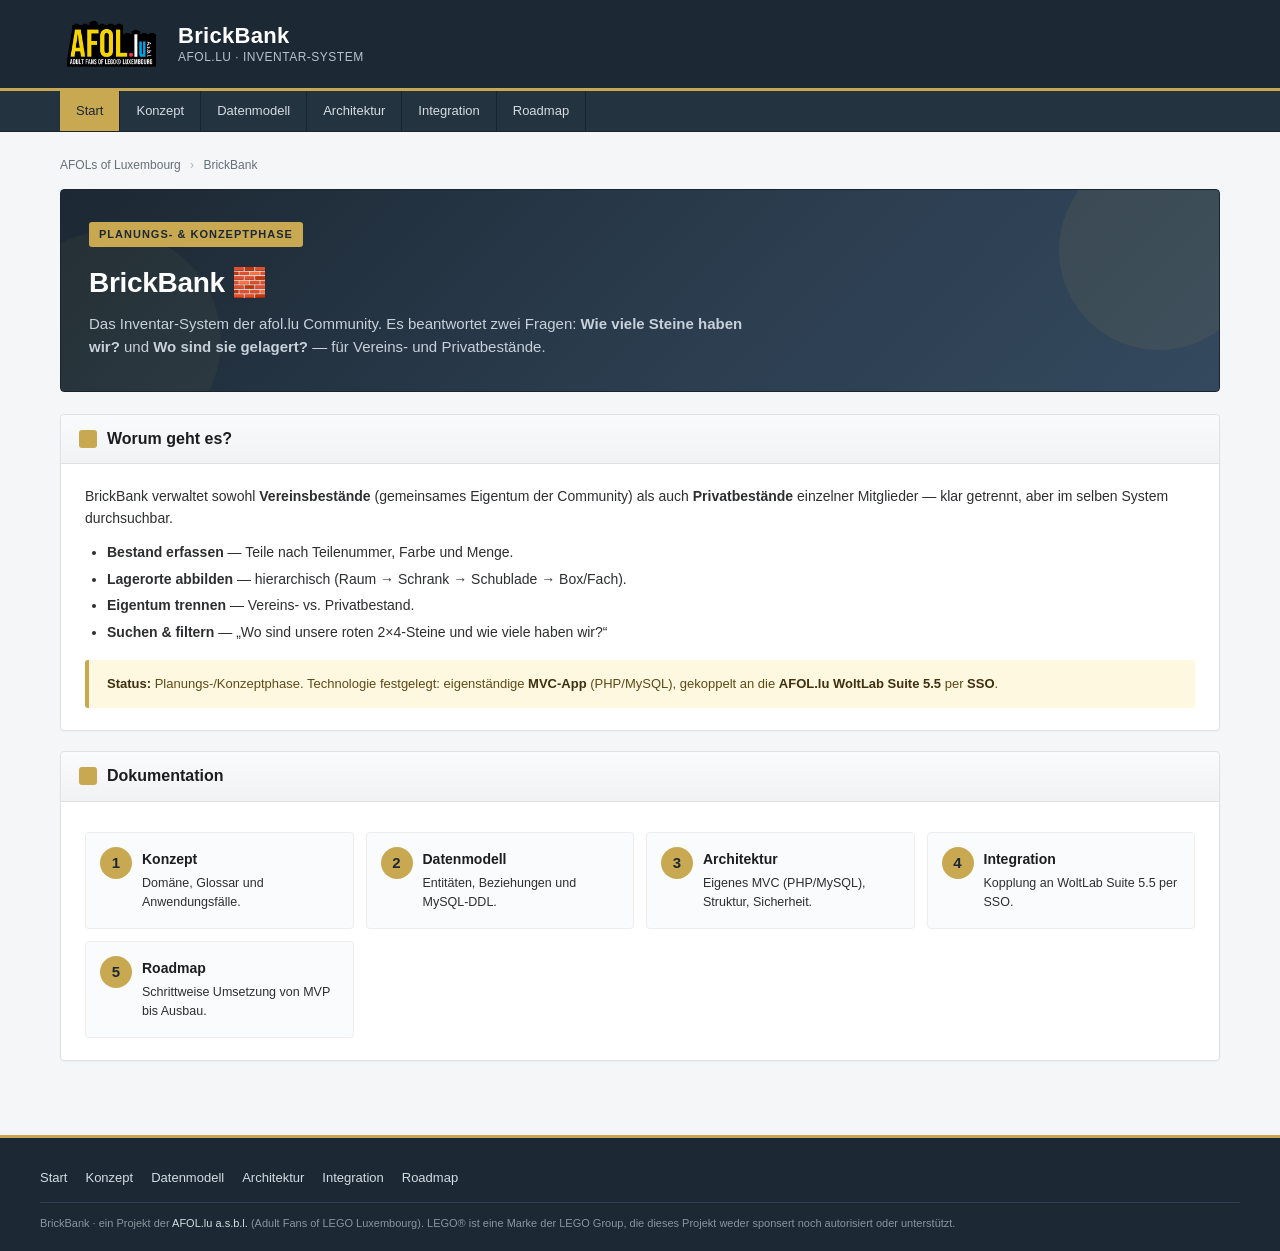
<file: docs/html/index.html>
<!DOCTYPE html>
<html lang="de">
<head>
  <meta charset="utf-8">
  <meta name="viewport" content="width=device-width, initial-scale=1">
  <title>BrickBank — Dokumentation | afol.lu</title>
  <link rel="stylesheet" href="assets/style.css">
</head>
<body>

  <header class="pageHeader">
    <div class="pageHeaderInner">
      <a class="pageHeaderLogo" href="index.html">
        <img class="logoImg" src="assets/afol-logo.png" alt="AFOL.lu">
        <span class="pageHeaderTitle">
          <span class="siteTitle">BrickBank</span>
          <span class="siteSubtitle">afol.lu · Inventar-System</span>
        </span>
      </a>
    </div>
  </header>

  <nav class="mainMenu">
    <div class="mainMenuInner">
      <ul class="mainMenuList">
        <li class="active"><a href="index.html">Start</a></li>
        <li><a href="konzept.html">Konzept</a></li>
        <li><a href="datenmodell.html">Datenmodell</a></li>
        <li><a href="architektur.html">Architektur</a></li>
        <li><a href="integration.html">Integration</a></li>
        <li><a href="roadmap.html">Roadmap</a></li>
      </ul>
    </div>
  </nav>

  <div class="pageWrapper">
    <main>
      <div class="breadcrumbs">
        <a href="https://afol55.afol.lu/">AFOLs of Luxembourg</a>
        <span class="sep">›</span>
        <span>BrickBank</span>
      </div>

      <section class="hero">
        <span class="heroBadge">Planungs- &amp; Konzeptphase</span>
        <h1>BrickBank 🧱</h1>
        <p class="heroSubtitle">Das Inventar-System der afol.lu Community. Es beantwortet zwei Fragen:
           <strong>Wie viele Steine haben wir?</strong> und <strong>Wo sind sie gelagert?</strong> —
           für Vereins- und Privatbestände.</p>
      </section>

      <article class="contentBox">
        <div class="contentBoxHeader"><span class="icon"></span>Worum geht es?</div>
        <div class="contentBoxBody">
          <p>BrickBank verwaltet sowohl <strong>Vereinsbestände</strong> (gemeinsames Eigentum der
             Community) als auch <strong>Privatbestände</strong> einzelner Mitglieder — klar getrennt,
             aber im selben System durchsuchbar.</p>
          <ul>
            <li><strong>Bestand erfassen</strong> — Teile nach Teilenummer, Farbe und Menge.</li>
            <li><strong>Lagerorte abbilden</strong> — hierarchisch (Raum → Schrank → Schublade → Box/Fach).</li>
            <li><strong>Eigentum trennen</strong> — Vereins- vs. Privatbestand.</li>
            <li><strong>Suchen &amp; filtern</strong> — „Wo sind unsere roten 2×4-Steine und wie viele haben wir?“</li>
          </ul>
          <div class="eligibilityNote">
            <strong>Status:</strong> Planungs-/Konzeptphase. Technologie festgelegt:
            eigenständige <strong>MVC-App</strong> (PHP/MySQL), gekoppelt an die
            <strong>AFOL.lu WoltLab Suite 5.5</strong> per <strong>SSO</strong>.
          </div>
        </div>
      </article>

      <article class="contentBox">
        <div class="contentBoxHeader"><span class="icon"></span>Dokumentation</div>
        <div class="contentBoxBody">
          <div class="steps">
            <a class="stepCard" href="konzept.html">
              <div class="stepNum">1</div>
              <div class="stepTitle">Konzept</div>
              <div class="stepText">Domäne, Glossar und Anwendungsfälle.</div>
            </a>
            <a class="stepCard" href="datenmodell.html">
              <div class="stepNum">2</div>
              <div class="stepTitle">Datenmodell</div>
              <div class="stepText">Entitäten, Beziehungen und MySQL-DDL.</div>
            </a>
            <a class="stepCard" href="architektur.html">
              <div class="stepNum">3</div>
              <div class="stepTitle">Architektur</div>
              <div class="stepText">Eigenes MVC (PHP/MySQL), Struktur, Sicherheit.</div>
            </a>
            <a class="stepCard" href="integration.html">
              <div class="stepNum">4</div>
              <div class="stepTitle">Integration</div>
              <div class="stepText">Kopplung an WoltLab Suite 5.5 per SSO.</div>
            </a>
            <a class="stepCard" href="roadmap.html">
              <div class="stepNum">5</div>
              <div class="stepTitle">Roadmap</div>
              <div class="stepText">Schrittweise Umsetzung von MVP bis Ausbau.</div>
            </a>
          </div>
        </div>
      </article>
    </main>
  </div>

  <footer class="pageFooter">
    <div class="pageFooterInner">
      <ol>
        <li><a href="index.html">Start</a></li>
        <li><a href="konzept.html">Konzept</a></li>
        <li><a href="datenmodell.html">Datenmodell</a></li>
        <li><a href="architektur.html">Architektur</a></li>
        <li><a href="integration.html">Integration</a></li>
        <li><a href="roadmap.html">Roadmap</a></li>
      </ol>
      <div class="footerNote">
        BrickBank · ein Projekt der <a href="https://afol55.afol.lu/">AFOL.lu a.s.b.l.</a>
        (Adult Fans of LEGO Luxembourg). LEGO® ist eine Marke der LEGO Group, die dieses Projekt
        weder sponsert noch autorisiert oder unterstützt.
      </div>
    </div>
  </footer>

</body>
</html>
</file>
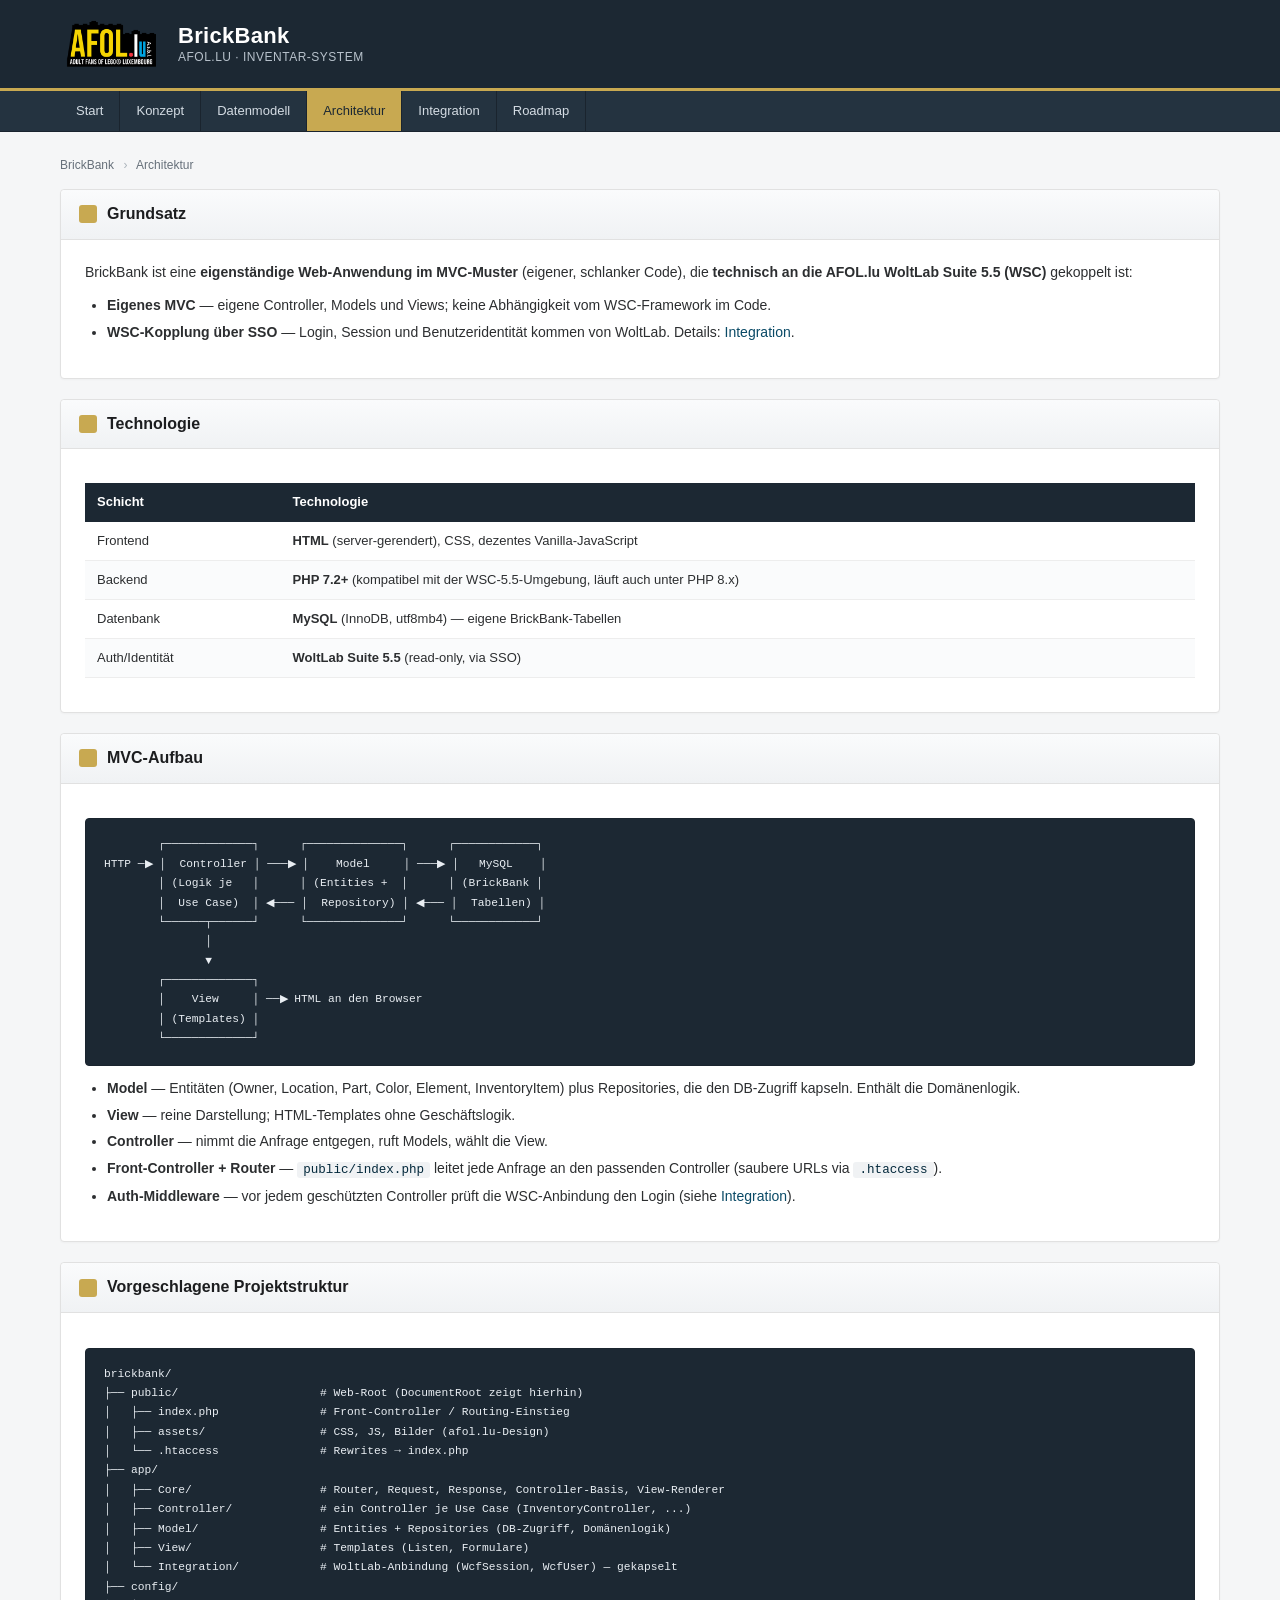
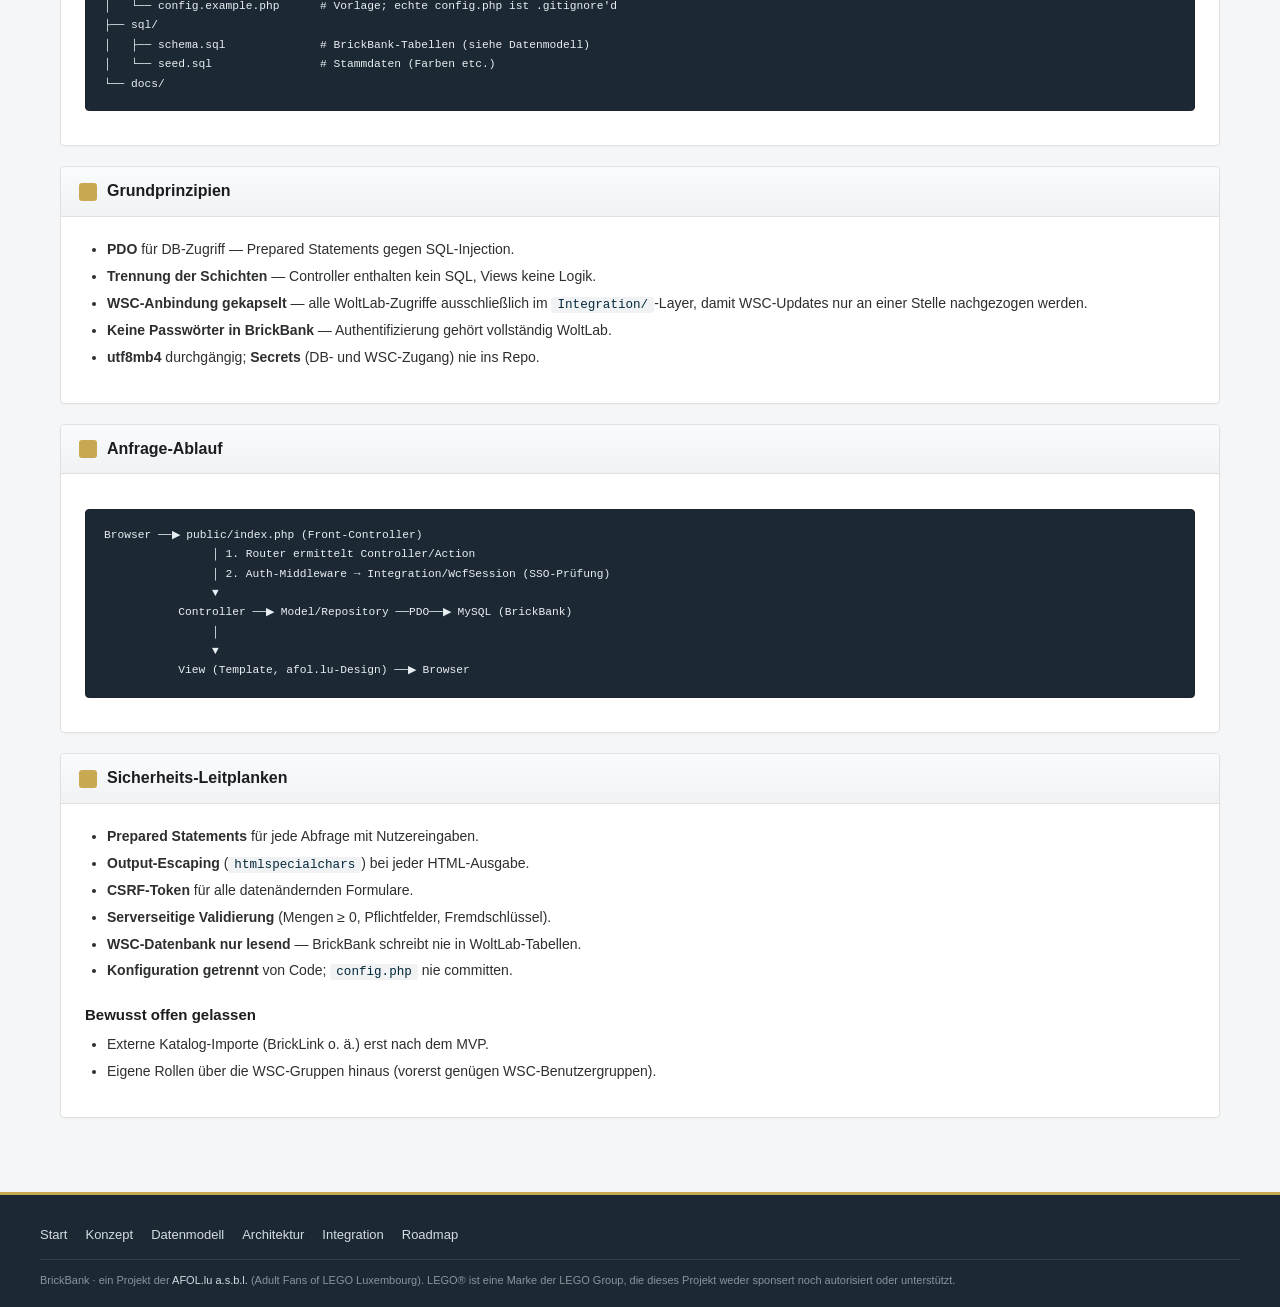
<file: docs/html/architektur.html>
<!DOCTYPE html>
<html lang="de">
<head>
  <meta charset="utf-8">
  <meta name="viewport" content="width=device-width, initial-scale=1">
  <title>Architektur — BrickBank | afol.lu</title>
  <link rel="stylesheet" href="assets/style.css">
</head>
<body>

  <header class="pageHeader">
    <div class="pageHeaderInner">
      <a class="pageHeaderLogo" href="index.html">
        <img class="logoImg" src="assets/afol-logo.png" alt="AFOL.lu">
        <span class="pageHeaderTitle">
          <span class="siteTitle">BrickBank</span>
          <span class="siteSubtitle">afol.lu · Inventar-System</span>
        </span>
      </a>
    </div>
  </header>

  <nav class="mainMenu">
    <div class="mainMenuInner">
      <ul class="mainMenuList">
        <li><a href="index.html">Start</a></li>
        <li><a href="konzept.html">Konzept</a></li>
        <li><a href="datenmodell.html">Datenmodell</a></li>
        <li class="active"><a href="architektur.html">Architektur</a></li>
        <li><a href="integration.html">Integration</a></li>
        <li><a href="roadmap.html">Roadmap</a></li>
      </ul>
    </div>
  </nav>

  <div class="pageWrapper">
    <main>
      <div class="breadcrumbs">
        <a href="index.html">BrickBank</a>
        <span class="sep">›</span>
        <span>Architektur</span>
      </div>

      <article class="contentBox">
        <div class="contentBoxHeader"><span class="icon"></span>Grundsatz</div>
        <div class="contentBoxBody">
          <p>BrickBank ist eine <strong>eigenständige Web-Anwendung im MVC-Muster</strong>
             (eigener, schlanker Code), die <strong>technisch an die AFOL.lu WoltLab Suite 5.5
             (WSC)</strong> gekoppelt ist:</p>
          <ul>
            <li><strong>Eigenes MVC</strong> — eigene Controller, Models und Views; keine Abhängigkeit vom WSC-Framework im Code.</li>
            <li><strong>WSC-Kopplung über SSO</strong> — Login, Session und Benutzeridentität kommen von WoltLab. Details: <a href="integration.html">Integration</a>.</li>
          </ul>
        </div>
      </article>

      <article class="contentBox">
        <div class="contentBoxHeader"><span class="icon"></span>Technologie</div>
        <div class="contentBoxBody">
          <table>
            <thead><tr><th>Schicht</th><th>Technologie</th></tr></thead>
            <tbody>
              <tr><td>Frontend</td><td><strong>HTML</strong> (server-gerendert), CSS, dezentes Vanilla-JavaScript</td></tr>
              <tr><td>Backend</td><td><strong>PHP 7.2+</strong> (kompatibel mit der WSC-5.5-Umgebung, läuft auch unter PHP 8.x)</td></tr>
              <tr><td>Datenbank</td><td><strong>MySQL</strong> (InnoDB, utf8mb4) — eigene BrickBank-Tabellen</td></tr>
              <tr><td>Auth/Identität</td><td><strong>WoltLab Suite 5.5</strong> (read-only, via SSO)</td></tr>
            </tbody>
          </table>
        </div>
      </article>

      <article class="contentBox">
        <div class="contentBoxHeader"><span class="icon"></span>MVC-Aufbau</div>
        <div class="contentBoxBody">
          <pre><code>        ┌─────────────┐      ┌──────────────┐      ┌────────────┐
HTTP ─▶ │  Controller │ ───▶ │    Model     │ ───▶ │   MySQL    │
        │ (Logik je   │      │ (Entities +  │      │ (BrickBank │
        │  Use Case)  │ ◀─── │  Repository) │ ◀─── │  Tabellen) │
        └──────┬──────┘      └──────────────┘      └────────────┘
               │
               ▼
        ┌─────────────┐
        │    View     │ ──▶ HTML an den Browser
        │ (Templates) │
        └─────────────┘</code></pre>
          <ul>
            <li><strong>Model</strong> — Entitäten (Owner, Location, Part, Color, Element, InventoryItem) plus Repositories, die den DB-Zugriff kapseln. Enthält die Domänenlogik.</li>
            <li><strong>View</strong> — reine Darstellung; HTML-Templates ohne Geschäftslogik.</li>
            <li><strong>Controller</strong> — nimmt die Anfrage entgegen, ruft Models, wählt die View.</li>
            <li><strong>Front-Controller + Router</strong> — <code>public/index.php</code> leitet jede Anfrage an den passenden Controller (saubere URLs via <code>.htaccess</code>).</li>
            <li><strong>Auth-Middleware</strong> — vor jedem geschützten Controller prüft die WSC-Anbindung den Login (siehe <a href="integration.html">Integration</a>).</li>
          </ul>
        </div>
      </article>

      <article class="contentBox">
        <div class="contentBoxHeader"><span class="icon"></span>Vorgeschlagene Projektstruktur</div>
        <div class="contentBoxBody">
          <pre><code>brickbank/
├── public/                     # Web-Root (DocumentRoot zeigt hierhin)
│   ├── index.php               # Front-Controller / Routing-Einstieg
│   ├── assets/                 # CSS, JS, Bilder (afol.lu-Design)
│   └── .htaccess               # Rewrites → index.php
├── app/
│   ├── Core/                   # Router, Request, Response, Controller-Basis, View-Renderer
│   ├── Controller/             # ein Controller je Use Case (InventoryController, ...)
│   ├── Model/                  # Entities + Repositories (DB-Zugriff, Domänenlogik)
│   ├── View/                   # Templates (Listen, Formulare)
│   └── Integration/            # WoltLab-Anbindung (WcfSession, WcfUser) — gekapselt
├── config/
│   └── config.example.php      # Vorlage; echte config.php ist .gitignore'd
├── sql/
│   ├── schema.sql              # BrickBank-Tabellen (siehe Datenmodell)
│   └── seed.sql                # Stammdaten (Farben etc.)
└── docs/</code></pre>
        </div>
      </article>

      <article class="contentBox">
        <div class="contentBoxHeader"><span class="icon"></span>Grundprinzipien</div>
        <div class="contentBoxBody">
          <ul>
            <li><strong>PDO</strong> für DB-Zugriff — Prepared Statements gegen SQL-Injection.</li>
            <li><strong>Trennung der Schichten</strong> — Controller enthalten kein SQL, Views keine Logik.</li>
            <li><strong>WSC-Anbindung gekapselt</strong> — alle WoltLab-Zugriffe ausschließlich im <code>Integration/</code>-Layer, damit WSC-Updates nur an einer Stelle nachgezogen werden.</li>
            <li><strong>Keine Passwörter in BrickBank</strong> — Authentifizierung gehört vollständig WoltLab.</li>
            <li><strong>utf8mb4</strong> durchgängig; <strong>Secrets</strong> (DB- und WSC-Zugang) nie ins Repo.</li>
          </ul>
        </div>
      </article>

      <article class="contentBox">
        <div class="contentBoxHeader"><span class="icon"></span>Anfrage-Ablauf</div>
        <div class="contentBoxBody">
          <pre><code>Browser ──▶ public/index.php (Front-Controller)
                │ 1. Router ermittelt Controller/Action
                │ 2. Auth-Middleware → Integration/WcfSession (SSO-Prüfung)
                ▼
           Controller ──▶ Model/Repository ──PDO──▶ MySQL (BrickBank)
                │
                ▼
           View (Template, afol.lu-Design) ──▶ Browser</code></pre>
        </div>
      </article>

      <article class="contentBox">
        <div class="contentBoxHeader"><span class="icon"></span>Sicherheits-Leitplanken</div>
        <div class="contentBoxBody">
          <ul>
            <li><strong>Prepared Statements</strong> für jede Abfrage mit Nutzereingaben.</li>
            <li><strong>Output-Escaping</strong> (<code>htmlspecialchars</code>) bei jeder HTML-Ausgabe.</li>
            <li><strong>CSRF-Token</strong> für alle datenändernden Formulare.</li>
            <li><strong>Serverseitige Validierung</strong> (Mengen ≥ 0, Pflichtfelder, Fremdschlüssel).</li>
            <li><strong>WSC-Datenbank nur lesend</strong> — BrickBank schreibt nie in WoltLab-Tabellen.</li>
            <li><strong>Konfiguration getrennt</strong> von Code; <code>config.php</code> nie committen.</li>
          </ul>
          <h3>Bewusst offen gelassen</h3>
          <ul>
            <li>Externe Katalog-Importe (BrickLink o.&nbsp;ä.) erst nach dem MVP.</li>
            <li>Eigene Rollen über die WSC-Gruppen hinaus (vorerst genügen WSC-Benutzergruppen).</li>
          </ul>
        </div>
      </article>
    </main>
  </div>

  <footer class="pageFooter">
    <div class="pageFooterInner">
      <ol>
        <li><a href="index.html">Start</a></li>
        <li><a href="konzept.html">Konzept</a></li>
        <li><a href="datenmodell.html">Datenmodell</a></li>
        <li><a href="architektur.html">Architektur</a></li>
        <li><a href="integration.html">Integration</a></li>
        <li><a href="roadmap.html">Roadmap</a></li>
      </ol>
      <div class="footerNote">
        BrickBank · ein Projekt der <a href="https://afol55.afol.lu/">AFOL.lu a.s.b.l.</a>
        (Adult Fans of LEGO Luxembourg). LEGO® ist eine Marke der LEGO Group, die dieses Projekt
        weder sponsert noch autorisiert oder unterstützt.
      </div>
    </div>
  </footer>

</body>
</html>
</file>
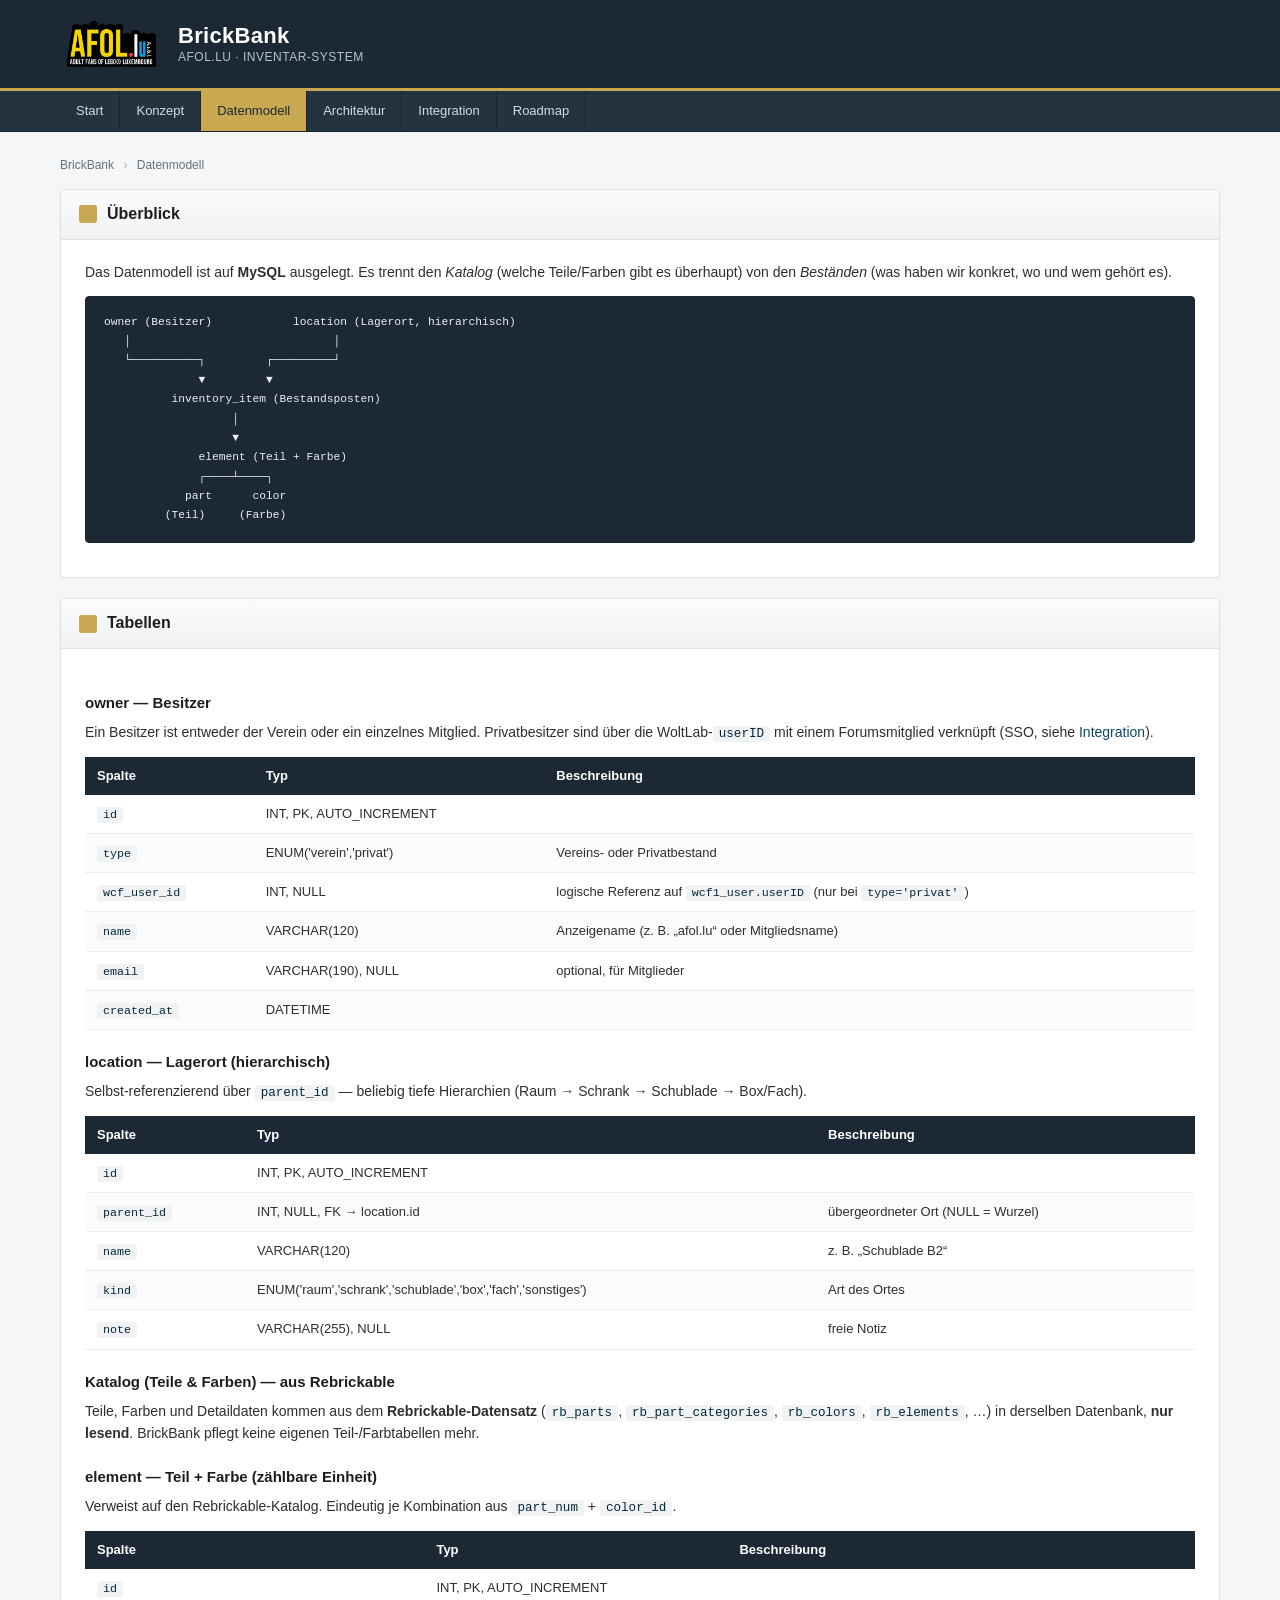
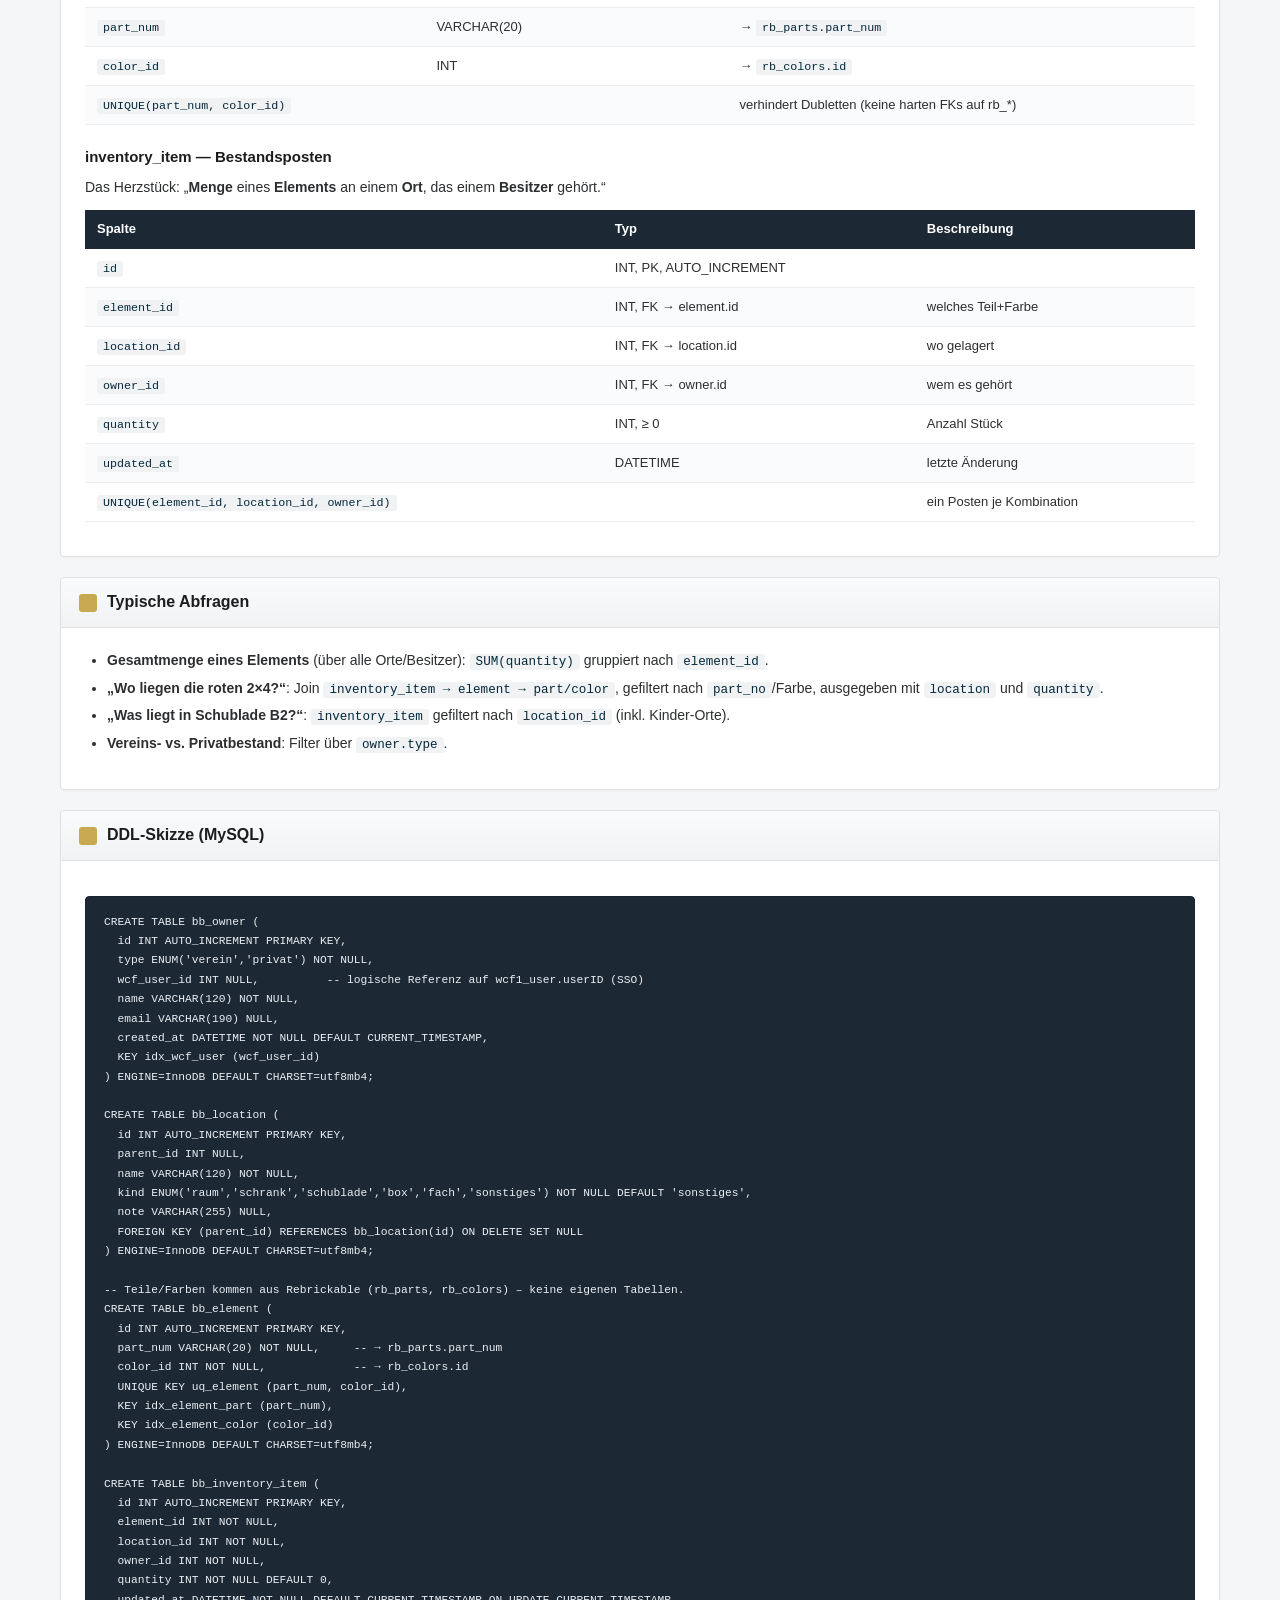
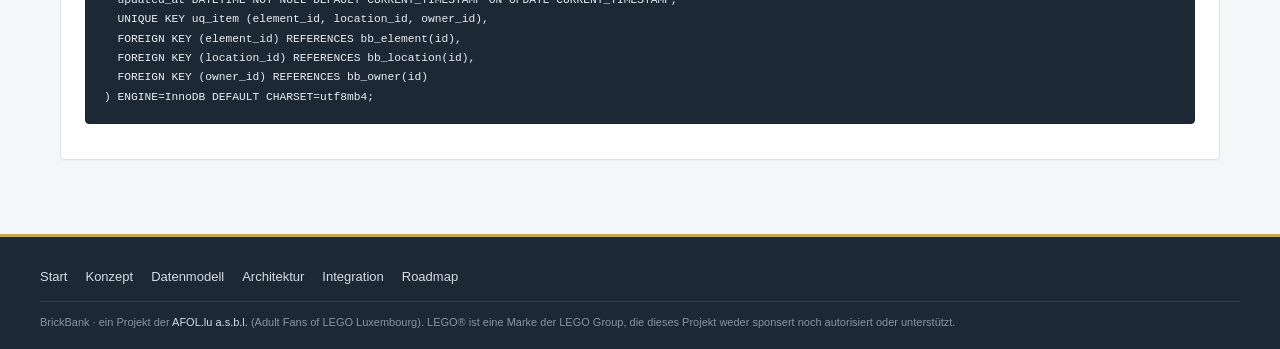
<file: docs/html/datenmodell.html>
<!DOCTYPE html>
<html lang="de">
<head>
  <meta charset="utf-8">
  <meta name="viewport" content="width=device-width, initial-scale=1">
  <title>Datenmodell — BrickBank | afol.lu</title>
  <link rel="stylesheet" href="assets/style.css">
</head>
<body>

  <header class="pageHeader">
    <div class="pageHeaderInner">
      <a class="pageHeaderLogo" href="index.html">
        <img class="logoImg" src="assets/afol-logo.png" alt="AFOL.lu">
        <span class="pageHeaderTitle">
          <span class="siteTitle">BrickBank</span>
          <span class="siteSubtitle">afol.lu · Inventar-System</span>
        </span>
      </a>
    </div>
  </header>

  <nav class="mainMenu">
    <div class="mainMenuInner">
      <ul class="mainMenuList">
        <li><a href="index.html">Start</a></li>
        <li><a href="konzept.html">Konzept</a></li>
        <li class="active"><a href="datenmodell.html">Datenmodell</a></li>
        <li><a href="architektur.html">Architektur</a></li>
        <li><a href="integration.html">Integration</a></li>
        <li><a href="roadmap.html">Roadmap</a></li>
      </ul>
    </div>
  </nav>

  <div class="pageWrapper">
    <main>
      <div class="breadcrumbs">
        <a href="index.html">BrickBank</a>
        <span class="sep">›</span>
        <span>Datenmodell</span>
      </div>

      <article class="contentBox">
        <div class="contentBoxHeader"><span class="icon"></span>Überblick</div>
        <div class="contentBoxBody">
          <p>Das Datenmodell ist auf <strong>MySQL</strong> ausgelegt. Es trennt den <em>Katalog</em>
             (welche Teile/Farben gibt es überhaupt) von den <em>Beständen</em>
             (was haben wir konkret, wo und wem gehört es).</p>
          <pre><code>owner (Besitzer)            location (Lagerort, hierarchisch)
   │                              │
   └──────────┐         ┌─────────┘
              ▼         ▼
          inventory_item (Bestandsposten)
                   │
                   ▼
              element (Teil + Farbe)
              ┌────┴────┐
            part      color
         (Teil)     (Farbe)</code></pre>
        </div>
      </article>

      <article class="contentBox">
        <div class="contentBoxHeader"><span class="icon"></span>Tabellen</div>
        <div class="contentBoxBody">
          <h3>owner — Besitzer</h3>
          <p>Ein Besitzer ist entweder der Verein oder ein einzelnes Mitglied. Privatbesitzer
             sind über die WoltLab-<code>userID</code> mit einem Forumsmitglied verknüpft
             (SSO, siehe <a href="integration.html">Integration</a>).</p>
          <table>
            <thead><tr><th>Spalte</th><th>Typ</th><th>Beschreibung</th></tr></thead>
            <tbody>
              <tr><td><code>id</code></td><td>INT, PK, AUTO_INCREMENT</td><td></td></tr>
              <tr><td><code>type</code></td><td>ENUM('verein','privat')</td><td>Vereins- oder Privatbestand</td></tr>
              <tr><td><code>wcf_user_id</code></td><td>INT, NULL</td><td>logische Referenz auf <code>wcf1_user.userID</code> (nur bei <code>type='privat'</code>)</td></tr>
              <tr><td><code>name</code></td><td>VARCHAR(120)</td><td>Anzeigename (z.&nbsp;B. „afol.lu“ oder Mitgliedsname)</td></tr>
              <tr><td><code>email</code></td><td>VARCHAR(190), NULL</td><td>optional, für Mitglieder</td></tr>
              <tr><td><code>created_at</code></td><td>DATETIME</td><td></td></tr>
            </tbody>
          </table>

          <h3>location — Lagerort (hierarchisch)</h3>
          <p>Selbst-referenzierend über <code>parent_id</code> — beliebig tiefe Hierarchien
             (Raum → Schrank → Schublade → Box/Fach).</p>
          <table>
            <thead><tr><th>Spalte</th><th>Typ</th><th>Beschreibung</th></tr></thead>
            <tbody>
              <tr><td><code>id</code></td><td>INT, PK, AUTO_INCREMENT</td><td></td></tr>
              <tr><td><code>parent_id</code></td><td>INT, NULL, FK → location.id</td><td>übergeordneter Ort (NULL = Wurzel)</td></tr>
              <tr><td><code>name</code></td><td>VARCHAR(120)</td><td>z.&nbsp;B. „Schublade B2“</td></tr>
              <tr><td><code>kind</code></td><td>ENUM('raum','schrank','schublade','box','fach','sonstiges')</td><td>Art des Ortes</td></tr>
              <tr><td><code>note</code></td><td>VARCHAR(255), NULL</td><td>freie Notiz</td></tr>
            </tbody>
          </table>

          <h3>Katalog (Teile &amp; Farben) — aus Rebrickable</h3>
          <p>Teile, Farben und Detaildaten kommen aus dem <strong>Rebrickable-Datensatz</strong>
             (<code>rb_parts</code>, <code>rb_part_categories</code>, <code>rb_colors</code>,
             <code>rb_elements</code>, …) in derselben Datenbank, <strong>nur lesend</strong>.
             BrickBank pflegt keine eigenen Teil-/Farbtabellen mehr.</p>

          <h3>element — Teil + Farbe (zählbare Einheit)</h3>
          <p>Verweist auf den Rebrickable-Katalog. Eindeutig je Kombination aus
             <code>part_num</code> + <code>color_id</code>.</p>
          <table>
            <thead><tr><th>Spalte</th><th>Typ</th><th>Beschreibung</th></tr></thead>
            <tbody>
              <tr><td><code>id</code></td><td>INT, PK, AUTO_INCREMENT</td><td></td></tr>
              <tr><td><code>part_num</code></td><td>VARCHAR(20)</td><td>→ <code>rb_parts.part_num</code></td></tr>
              <tr><td><code>color_id</code></td><td>INT</td><td>→ <code>rb_colors.id</code></td></tr>
              <tr><td><code>UNIQUE(part_num, color_id)</code></td><td></td><td>verhindert Dubletten (keine harten FKs auf rb_*)</td></tr>
            </tbody>
          </table>

          <h3>inventory_item — Bestandsposten</h3>
          <p>Das Herzstück: „<strong>Menge</strong> eines <strong>Elements</strong> an einem
             <strong>Ort</strong>, das einem <strong>Besitzer</strong> gehört.“</p>
          <table>
            <thead><tr><th>Spalte</th><th>Typ</th><th>Beschreibung</th></tr></thead>
            <tbody>
              <tr><td><code>id</code></td><td>INT, PK, AUTO_INCREMENT</td><td></td></tr>
              <tr><td><code>element_id</code></td><td>INT, FK → element.id</td><td>welches Teil+Farbe</td></tr>
              <tr><td><code>location_id</code></td><td>INT, FK → location.id</td><td>wo gelagert</td></tr>
              <tr><td><code>owner_id</code></td><td>INT, FK → owner.id</td><td>wem es gehört</td></tr>
              <tr><td><code>quantity</code></td><td>INT, ≥ 0</td><td>Anzahl Stück</td></tr>
              <tr><td><code>updated_at</code></td><td>DATETIME</td><td>letzte Änderung</td></tr>
              <tr><td><code>UNIQUE(element_id, location_id, owner_id)</code></td><td></td><td>ein Posten je Kombination</td></tr>
            </tbody>
          </table>
        </div>
      </article>

      <article class="contentBox">
        <div class="contentBoxHeader"><span class="icon"></span>Typische Abfragen</div>
        <div class="contentBoxBody">
          <ul>
            <li><strong>Gesamtmenge eines Elements</strong> (über alle Orte/Besitzer): <code>SUM(quantity)</code> gruppiert nach <code>element_id</code>.</li>
            <li><strong>„Wo liegen die roten 2×4?“</strong>: Join <code>inventory_item → element → part/color</code>, gefiltert nach <code>part_no</code>/Farbe, ausgegeben mit <code>location</code> und <code>quantity</code>.</li>
            <li><strong>„Was liegt in Schublade B2?“</strong>: <code>inventory_item</code> gefiltert nach <code>location_id</code> (inkl. Kinder-Orte).</li>
            <li><strong>Vereins- vs. Privatbestand</strong>: Filter über <code>owner.type</code>.</li>
          </ul>
        </div>
      </article>

      <article class="contentBox">
        <div class="contentBoxHeader"><span class="icon"></span>DDL-Skizze (MySQL)</div>
        <div class="contentBoxBody">
          <pre><code>CREATE TABLE bb_owner (
  id INT AUTO_INCREMENT PRIMARY KEY,
  type ENUM('verein','privat') NOT NULL,
  wcf_user_id INT NULL,          -- logische Referenz auf wcf1_user.userID (SSO)
  name VARCHAR(120) NOT NULL,
  email VARCHAR(190) NULL,
  created_at DATETIME NOT NULL DEFAULT CURRENT_TIMESTAMP,
  KEY idx_wcf_user (wcf_user_id)
) ENGINE=InnoDB DEFAULT CHARSET=utf8mb4;

CREATE TABLE bb_location (
  id INT AUTO_INCREMENT PRIMARY KEY,
  parent_id INT NULL,
  name VARCHAR(120) NOT NULL,
  kind ENUM('raum','schrank','schublade','box','fach','sonstiges') NOT NULL DEFAULT 'sonstiges',
  note VARCHAR(255) NULL,
  FOREIGN KEY (parent_id) REFERENCES bb_location(id) ON DELETE SET NULL
) ENGINE=InnoDB DEFAULT CHARSET=utf8mb4;

-- Teile/Farben kommen aus Rebrickable (rb_parts, rb_colors) – keine eigenen Tabellen.
CREATE TABLE bb_element (
  id INT AUTO_INCREMENT PRIMARY KEY,
  part_num VARCHAR(20) NOT NULL,     -- → rb_parts.part_num
  color_id INT NOT NULL,             -- → rb_colors.id
  UNIQUE KEY uq_element (part_num, color_id),
  KEY idx_element_part (part_num),
  KEY idx_element_color (color_id)
) ENGINE=InnoDB DEFAULT CHARSET=utf8mb4;

CREATE TABLE bb_inventory_item (
  id INT AUTO_INCREMENT PRIMARY KEY,
  element_id INT NOT NULL,
  location_id INT NOT NULL,
  owner_id INT NOT NULL,
  quantity INT NOT NULL DEFAULT 0,
  updated_at DATETIME NOT NULL DEFAULT CURRENT_TIMESTAMP ON UPDATE CURRENT_TIMESTAMP,
  UNIQUE KEY uq_item (element_id, location_id, owner_id),
  FOREIGN KEY (element_id) REFERENCES bb_element(id),
  FOREIGN KEY (location_id) REFERENCES bb_location(id),
  FOREIGN KEY (owner_id) REFERENCES bb_owner(id)
) ENGINE=InnoDB DEFAULT CHARSET=utf8mb4;</code></pre>
        </div>
      </article>
    </main>
  </div>

  <footer class="pageFooter">
    <div class="pageFooterInner">
      <ol>
        <li><a href="index.html">Start</a></li>
        <li><a href="konzept.html">Konzept</a></li>
        <li><a href="datenmodell.html">Datenmodell</a></li>
        <li><a href="architektur.html">Architektur</a></li>
        <li><a href="integration.html">Integration</a></li>
        <li><a href="roadmap.html">Roadmap</a></li>
      </ol>
      <div class="footerNote">
        BrickBank · ein Projekt der <a href="https://afol55.afol.lu/">AFOL.lu a.s.b.l.</a>
        (Adult Fans of LEGO Luxembourg). LEGO® ist eine Marke der LEGO Group, die dieses Projekt
        weder sponsert noch autorisiert oder unterstützt.
      </div>
    </div>
  </footer>

</body>
</html>
</file>
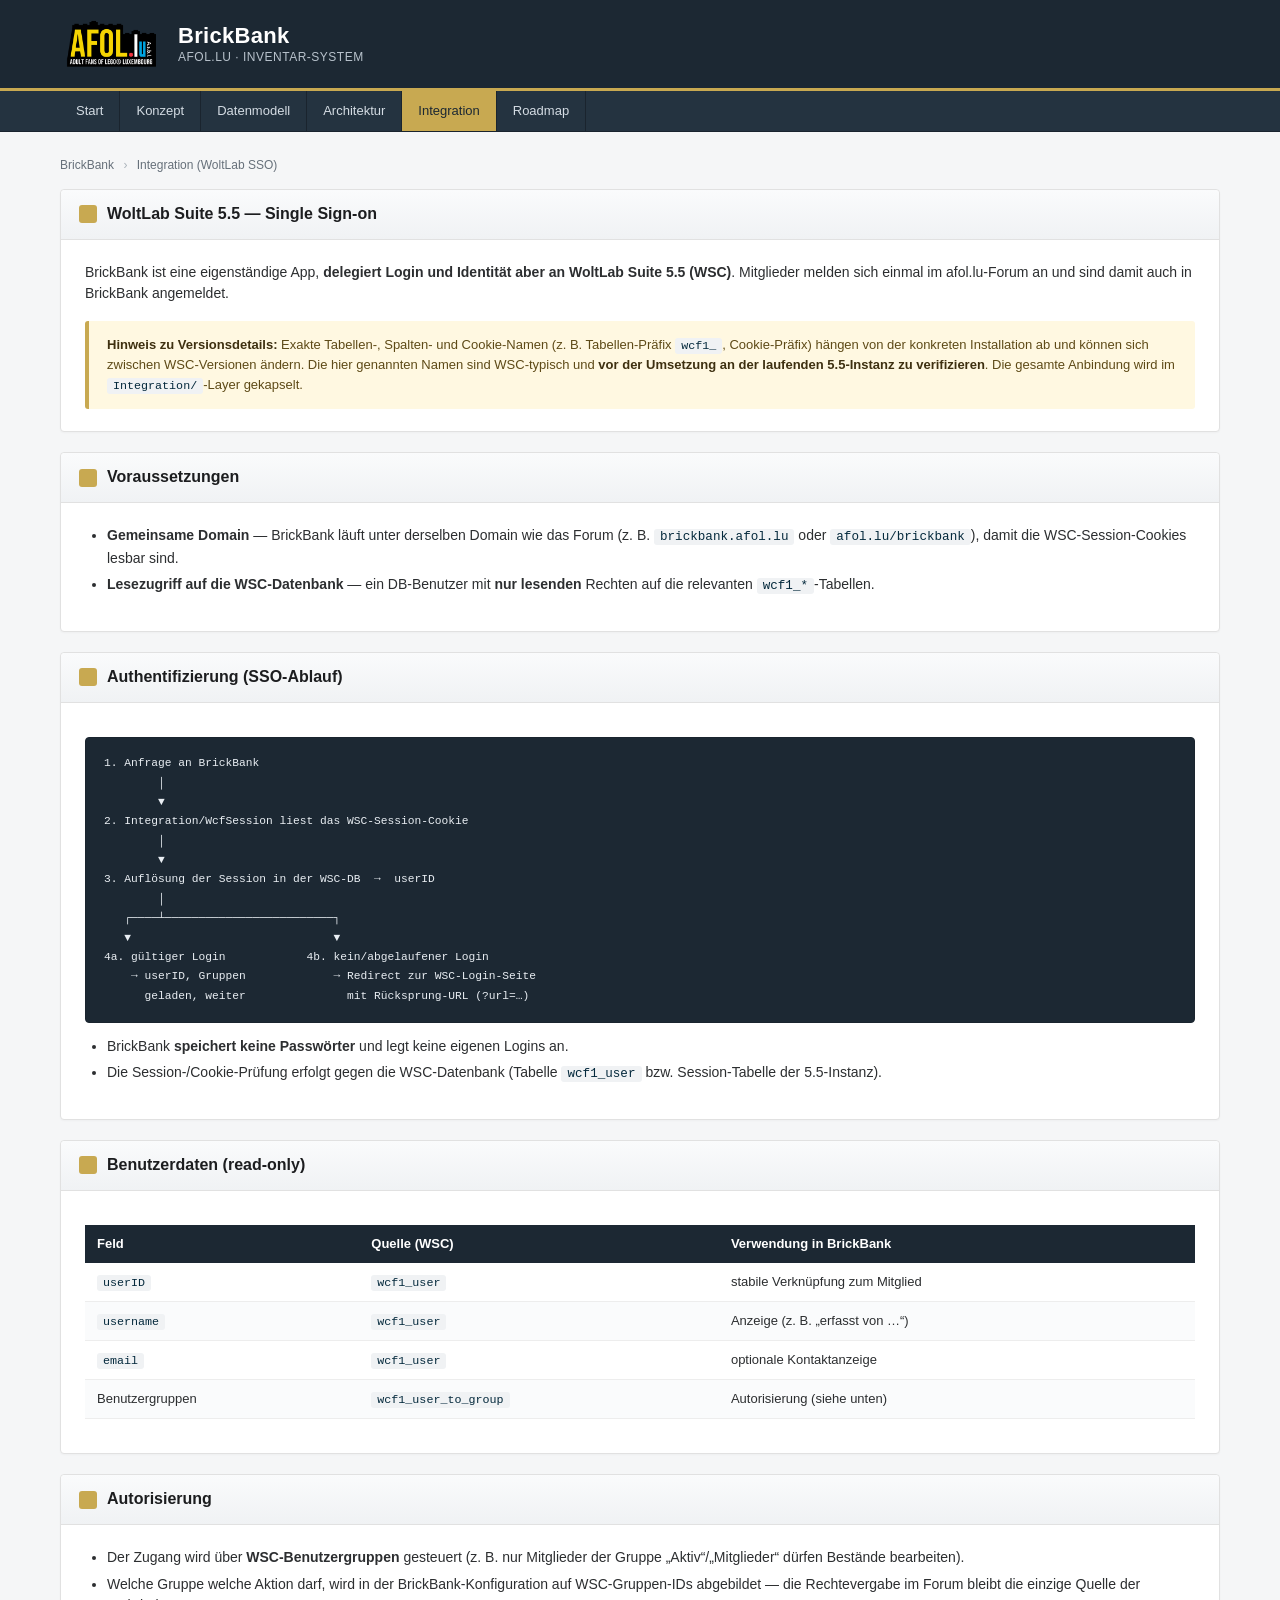
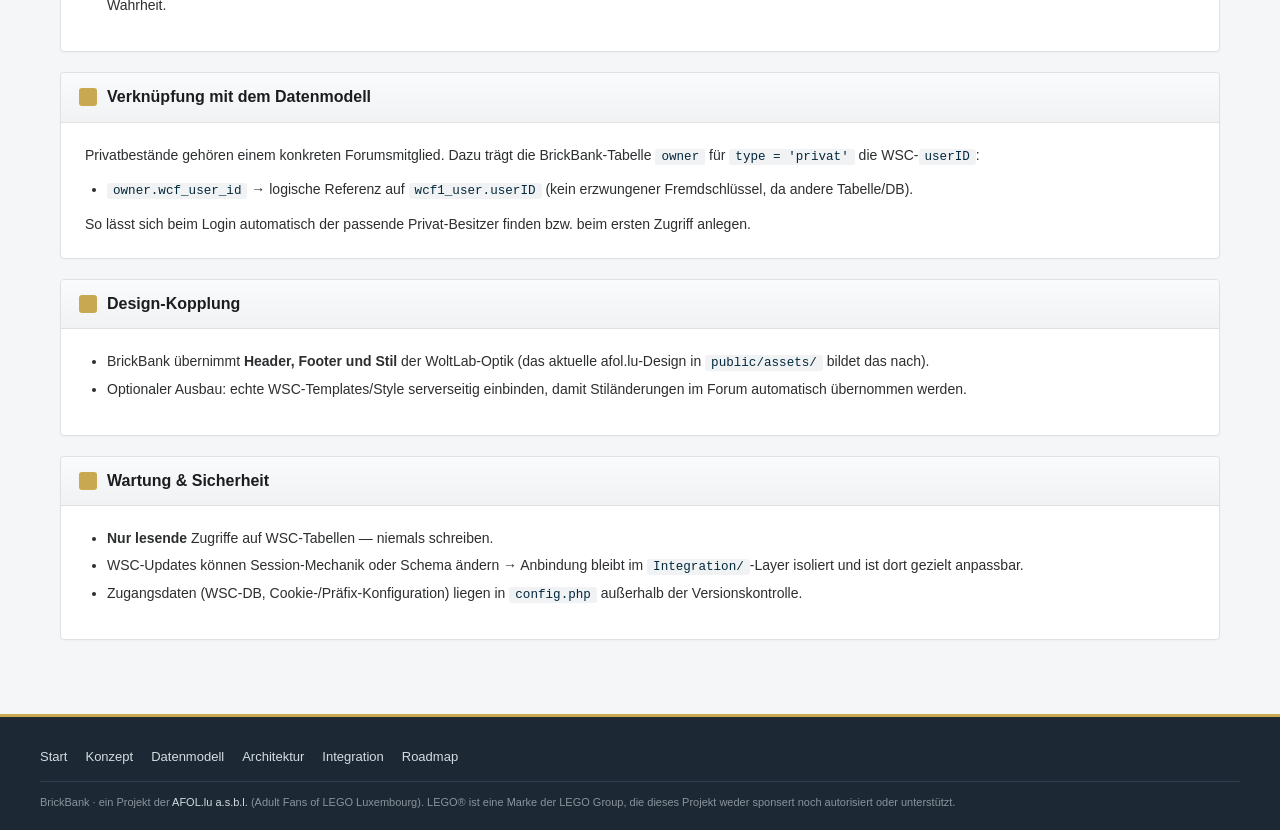
<file: docs/html/integration.html>
<!DOCTYPE html>
<html lang="de">
<head>
  <meta charset="utf-8">
  <meta name="viewport" content="width=device-width, initial-scale=1">
  <title>Integration (WoltLab SSO) — BrickBank | afol.lu</title>
  <link rel="stylesheet" href="assets/style.css">
</head>
<body>

  <header class="pageHeader">
    <div class="pageHeaderInner">
      <a class="pageHeaderLogo" href="index.html">
        <img class="logoImg" src="assets/afol-logo.png" alt="AFOL.lu">
        <span class="pageHeaderTitle">
          <span class="siteTitle">BrickBank</span>
          <span class="siteSubtitle">afol.lu · Inventar-System</span>
        </span>
      </a>
    </div>
  </header>

  <nav class="mainMenu">
    <div class="mainMenuInner">
      <ul class="mainMenuList">
        <li><a href="index.html">Start</a></li>
        <li><a href="konzept.html">Konzept</a></li>
        <li><a href="datenmodell.html">Datenmodell</a></li>
        <li><a href="architektur.html">Architektur</a></li>
        <li class="active"><a href="integration.html">Integration</a></li>
        <li><a href="roadmap.html">Roadmap</a></li>
      </ul>
    </div>
  </nav>

  <div class="pageWrapper">
    <main>
      <div class="breadcrumbs">
        <a href="index.html">BrickBank</a>
        <span class="sep">›</span>
        <span>Integration (WoltLab SSO)</span>
      </div>

      <article class="contentBox">
        <div class="contentBoxHeader"><span class="icon"></span>WoltLab Suite 5.5 — Single Sign-on</div>
        <div class="contentBoxBody">
          <p>BrickBank ist eine eigenständige App, <strong>delegiert Login und Identität aber an
             WoltLab Suite 5.5 (WSC)</strong>. Mitglieder melden sich einmal im afol.lu-Forum an
             und sind damit auch in BrickBank angemeldet.</p>
          <div class="eligibilityNote">
            <strong>Hinweis zu Versionsdetails:</strong> Exakte Tabellen-, Spalten- und Cookie-Namen
            (z.&nbsp;B. Tabellen-Präfix <code>wcf1_</code>, Cookie-Präfix) hängen von der konkreten
            Installation ab und können sich zwischen WSC-Versionen ändern. Die hier genannten Namen sind
            WSC-typisch und <strong>vor der Umsetzung an der laufenden 5.5-Instanz zu verifizieren</strong>.
            Die gesamte Anbindung wird im <code>Integration/</code>-Layer gekapselt.
          </div>
        </div>
      </article>

      <article class="contentBox">
        <div class="contentBoxHeader"><span class="icon"></span>Voraussetzungen</div>
        <div class="contentBoxBody">
          <ul>
            <li><strong>Gemeinsame Domain</strong> — BrickBank läuft unter derselben Domain wie das Forum
                (z.&nbsp;B. <code>brickbank.afol.lu</code> oder <code>afol.lu/brickbank</code>),
                damit die WSC-Session-Cookies lesbar sind.</li>
            <li><strong>Lesezugriff auf die WSC-Datenbank</strong> — ein DB-Benutzer mit
                <strong>nur lesenden</strong> Rechten auf die relevanten <code>wcf1_*</code>-Tabellen.</li>
          </ul>
        </div>
      </article>

      <article class="contentBox">
        <div class="contentBoxHeader"><span class="icon"></span>Authentifizierung (SSO-Ablauf)</div>
        <div class="contentBoxBody">
          <pre><code>1. Anfrage an BrickBank
        │
        ▼
2. Integration/WcfSession liest das WSC-Session-Cookie
        │
        ▼
3. Auflösung der Session in der WSC-DB  →  userID
        │
   ┌────┴─────────────────────────┐
   ▼                              ▼
4a. gültiger Login            4b. kein/abgelaufener Login
    → userID, Gruppen             → Redirect zur WSC-Login-Seite
      geladen, weiter               mit Rücksprung-URL (?url=…)</code></pre>
          <ul>
            <li>BrickBank <strong>speichert keine Passwörter</strong> und legt keine eigenen Logins an.</li>
            <li>Die Session-/Cookie-Prüfung erfolgt gegen die WSC-Datenbank (Tabelle <code>wcf1_user</code> bzw. Session-Tabelle der 5.5-Instanz).</li>
          </ul>
        </div>
      </article>

      <article class="contentBox">
        <div class="contentBoxHeader"><span class="icon"></span>Benutzerdaten (read-only)</div>
        <div class="contentBoxBody">
          <table>
            <thead><tr><th>Feld</th><th>Quelle (WSC)</th><th>Verwendung in BrickBank</th></tr></thead>
            <tbody>
              <tr><td><code>userID</code></td><td><code>wcf1_user</code></td><td>stabile Verknüpfung zum Mitglied</td></tr>
              <tr><td><code>username</code></td><td><code>wcf1_user</code></td><td>Anzeige (z.&nbsp;B. „erfasst von …“)</td></tr>
              <tr><td><code>email</code></td><td><code>wcf1_user</code></td><td>optionale Kontaktanzeige</td></tr>
              <tr><td>Benutzergruppen</td><td><code>wcf1_user_to_group</code></td><td>Autorisierung (siehe unten)</td></tr>
            </tbody>
          </table>
        </div>
      </article>

      <article class="contentBox">
        <div class="contentBoxHeader"><span class="icon"></span>Autorisierung</div>
        <div class="contentBoxBody">
          <ul>
            <li>Der Zugang wird über <strong>WSC-Benutzergruppen</strong> gesteuert
                (z.&nbsp;B. nur Mitglieder der Gruppe „Aktiv“/„Mitglieder“ dürfen Bestände bearbeiten).</li>
            <li>Welche Gruppe welche Aktion darf, wird in der BrickBank-Konfiguration auf
                WSC-Gruppen-IDs abgebildet — die Rechtevergabe im Forum bleibt die einzige Quelle der Wahrheit.</li>
          </ul>
        </div>
      </article>

      <article class="contentBox">
        <div class="contentBoxHeader"><span class="icon"></span>Verknüpfung mit dem Datenmodell</div>
        <div class="contentBoxBody">
          <p>Privatbestände gehören einem konkreten Forumsmitglied. Dazu trägt die BrickBank-Tabelle
             <code>owner</code> für <code>type = 'privat'</code> die WSC-<code>userID</code>:</p>
          <ul>
            <li><code>owner.wcf_user_id</code> → logische Referenz auf <code>wcf1_user.userID</code>
                (kein erzwungener Fremdschlüssel, da andere Tabelle/DB).</li>
          </ul>
          <p>So lässt sich beim Login automatisch der passende Privat-Besitzer finden bzw. beim ersten Zugriff anlegen.</p>
        </div>
      </article>

      <article class="contentBox">
        <div class="contentBoxHeader"><span class="icon"></span>Design-Kopplung</div>
        <div class="contentBoxBody">
          <ul>
            <li>BrickBank übernimmt <strong>Header, Footer und Stil</strong> der WoltLab-Optik (das aktuelle afol.lu-Design in <code>public/assets/</code> bildet das nach).</li>
            <li>Optionaler Ausbau: echte WSC-Templates/Style serverseitig einbinden, damit Stiländerungen im Forum automatisch übernommen werden.</li>
          </ul>
        </div>
      </article>

      <article class="contentBox">
        <div class="contentBoxHeader"><span class="icon"></span>Wartung &amp; Sicherheit</div>
        <div class="contentBoxBody">
          <ul>
            <li><strong>Nur lesende</strong> Zugriffe auf WSC-Tabellen — niemals schreiben.</li>
            <li>WSC-Updates können Session-Mechanik oder Schema ändern → Anbindung bleibt im <code>Integration/</code>-Layer isoliert und ist dort gezielt anpassbar.</li>
            <li>Zugangsdaten (WSC-DB, Cookie-/Präfix-Konfiguration) liegen in <code>config.php</code> außerhalb der Versionskontrolle.</li>
          </ul>
        </div>
      </article>
    </main>
  </div>

  <footer class="pageFooter">
    <div class="pageFooterInner">
      <ol>
        <li><a href="index.html">Start</a></li>
        <li><a href="konzept.html">Konzept</a></li>
        <li><a href="datenmodell.html">Datenmodell</a></li>
        <li><a href="architektur.html">Architektur</a></li>
        <li><a href="integration.html">Integration</a></li>
        <li><a href="roadmap.html">Roadmap</a></li>
      </ol>
      <div class="footerNote">
        BrickBank · ein Projekt der <a href="https://afol55.afol.lu/">AFOL.lu a.s.b.l.</a>
        (Adult Fans of LEGO Luxembourg). LEGO® ist eine Marke der LEGO Group, die dieses Projekt
        weder sponsert noch autorisiert oder unterstützt.
      </div>
    </div>
  </footer>

</body>
</html>
</file>
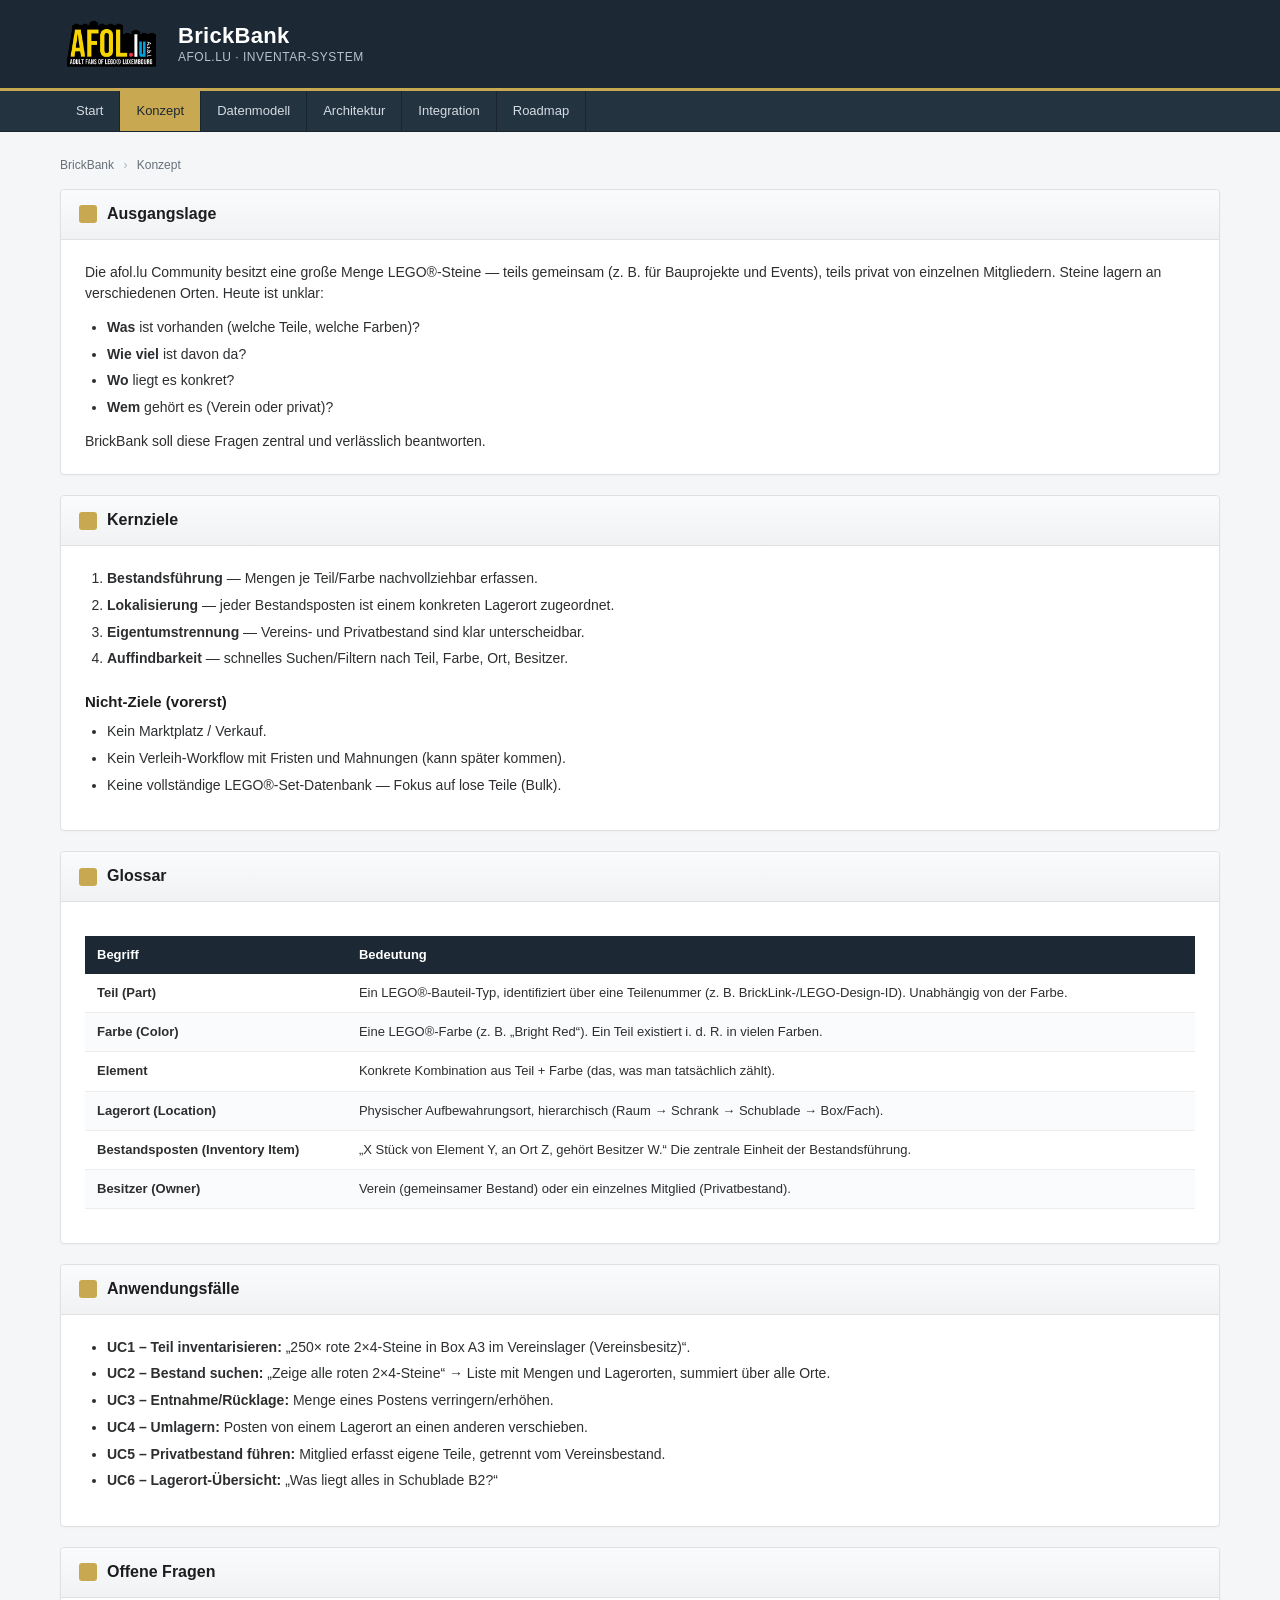
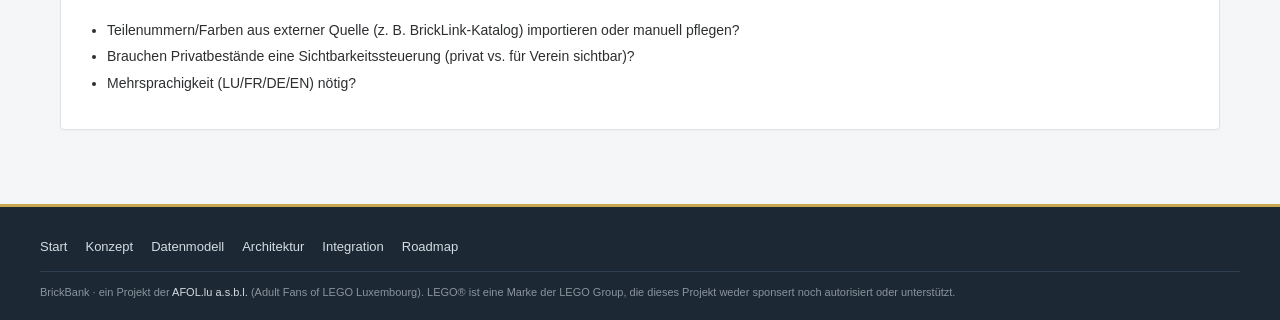
<file: docs/html/konzept.html>
<!DOCTYPE html>
<html lang="de">
<head>
  <meta charset="utf-8">
  <meta name="viewport" content="width=device-width, initial-scale=1">
  <title>Konzept — BrickBank | afol.lu</title>
  <link rel="stylesheet" href="assets/style.css">
</head>
<body>

  <header class="pageHeader">
    <div class="pageHeaderInner">
      <a class="pageHeaderLogo" href="index.html">
        <img class="logoImg" src="assets/afol-logo.png" alt="AFOL.lu">
        <span class="pageHeaderTitle">
          <span class="siteTitle">BrickBank</span>
          <span class="siteSubtitle">afol.lu · Inventar-System</span>
        </span>
      </a>
    </div>
  </header>

  <nav class="mainMenu">
    <div class="mainMenuInner">
      <ul class="mainMenuList">
        <li><a href="index.html">Start</a></li>
        <li class="active"><a href="konzept.html">Konzept</a></li>
        <li><a href="datenmodell.html">Datenmodell</a></li>
        <li><a href="architektur.html">Architektur</a></li>
        <li><a href="integration.html">Integration</a></li>
        <li><a href="roadmap.html">Roadmap</a></li>
      </ul>
    </div>
  </nav>

  <div class="pageWrapper">
    <main>
      <div class="breadcrumbs">
        <a href="index.html">BrickBank</a>
        <span class="sep">›</span>
        <span>Konzept</span>
      </div>

      <article class="contentBox">
        <div class="contentBoxHeader"><span class="icon"></span>Ausgangslage</div>
        <div class="contentBoxBody">
          <p>Die afol.lu Community besitzt eine große Menge LEGO®-Steine — teils gemeinsam
             (z.&nbsp;B. für Bauprojekte und Events), teils privat von einzelnen Mitgliedern.
             Steine lagern an verschiedenen Orten. Heute ist unklar:</p>
          <ul>
            <li><strong>Was</strong> ist vorhanden (welche Teile, welche Farben)?</li>
            <li><strong>Wie viel</strong> ist davon da?</li>
            <li><strong>Wo</strong> liegt es konkret?</li>
            <li><strong>Wem</strong> gehört es (Verein oder privat)?</li>
          </ul>
          <p>BrickBank soll diese Fragen zentral und verlässlich beantworten.</p>
        </div>
      </article>

      <article class="contentBox">
        <div class="contentBoxHeader"><span class="icon"></span>Kernziele</div>
        <div class="contentBoxBody">
          <ol>
            <li><strong>Bestandsführung</strong> — Mengen je Teil/Farbe nachvollziehbar erfassen.</li>
            <li><strong>Lokalisierung</strong> — jeder Bestandsposten ist einem konkreten Lagerort zugeordnet.</li>
            <li><strong>Eigentumstrennung</strong> — Vereins- und Privatbestand sind klar unterscheidbar.</li>
            <li><strong>Auffindbarkeit</strong> — schnelles Suchen/Filtern nach Teil, Farbe, Ort, Besitzer.</li>
          </ol>
          <h3>Nicht-Ziele (vorerst)</h3>
          <ul>
            <li>Kein Marktplatz / Verkauf.</li>
            <li>Kein Verleih-Workflow mit Fristen und Mahnungen (kann später kommen).</li>
            <li>Keine vollständige LEGO®-Set-Datenbank — Fokus auf lose Teile (Bulk).</li>
          </ul>
        </div>
      </article>

      <article class="contentBox">
        <div class="contentBoxHeader"><span class="icon"></span>Glossar</div>
        <div class="contentBoxBody">
          <table>
            <thead><tr><th>Begriff</th><th>Bedeutung</th></tr></thead>
            <tbody>
              <tr><td><strong>Teil (Part)</strong></td><td>Ein LEGO®-Bauteil-Typ, identifiziert über eine Teilenummer (z.&nbsp;B. BrickLink-/LEGO-Design-ID). Unabhängig von der Farbe.</td></tr>
              <tr><td><strong>Farbe (Color)</strong></td><td>Eine LEGO®-Farbe (z.&nbsp;B. „Bright Red“). Ein Teil existiert i.&nbsp;d.&nbsp;R. in vielen Farben.</td></tr>
              <tr><td><strong>Element</strong></td><td>Konkrete Kombination aus Teil + Farbe (das, was man tatsächlich zählt).</td></tr>
              <tr><td><strong>Lagerort (Location)</strong></td><td>Physischer Aufbewahrungsort, hierarchisch (Raum → Schrank → Schublade → Box/Fach).</td></tr>
              <tr><td><strong>Bestandsposten (Inventory Item)</strong></td><td>„X Stück von Element Y, an Ort Z, gehört Besitzer W.“ Die zentrale Einheit der Bestandsführung.</td></tr>
              <tr><td><strong>Besitzer (Owner)</strong></td><td>Verein (gemeinsamer Bestand) oder ein einzelnes Mitglied (Privatbestand).</td></tr>
            </tbody>
          </table>
        </div>
      </article>

      <article class="contentBox">
        <div class="contentBoxHeader"><span class="icon"></span>Anwendungsfälle</div>
        <div class="contentBoxBody">
          <ul>
            <li><strong>UC1 – Teil inventarisieren:</strong> „250× rote 2×4-Steine in Box A3 im Vereinslager (Vereinsbesitz)“.</li>
            <li><strong>UC2 – Bestand suchen:</strong> „Zeige alle roten 2×4-Steine“ → Liste mit Mengen und Lagerorten, summiert über alle Orte.</li>
            <li><strong>UC3 – Entnahme/Rücklage:</strong> Menge eines Postens verringern/erhöhen.</li>
            <li><strong>UC4 – Umlagern:</strong> Posten von einem Lagerort an einen anderen verschieben.</li>
            <li><strong>UC5 – Privatbestand führen:</strong> Mitglied erfasst eigene Teile, getrennt vom Vereinsbestand.</li>
            <li><strong>UC6 – Lagerort-Übersicht:</strong> „Was liegt alles in Schublade B2?“</li>
          </ul>
        </div>
      </article>

      <article class="contentBox">
        <div class="contentBoxHeader"><span class="icon"></span>Offene Fragen</div>
        <div class="contentBoxBody">
          <ul>
            <li>Teilenummern/Farben aus externer Quelle (z.&nbsp;B. BrickLink-Katalog) importieren oder manuell pflegen?</li>
            <li>Brauchen Privatbestände eine Sichtbarkeitssteuerung (privat vs. für Verein sichtbar)?</li>
            <li>Mehrsprachigkeit (LU/FR/DE/EN) nötig?</li>
          </ul>
        </div>
      </article>
    </main>
  </div>

  <footer class="pageFooter">
    <div class="pageFooterInner">
      <ol>
        <li><a href="index.html">Start</a></li>
        <li><a href="konzept.html">Konzept</a></li>
        <li><a href="datenmodell.html">Datenmodell</a></li>
        <li><a href="architektur.html">Architektur</a></li>
        <li><a href="integration.html">Integration</a></li>
        <li><a href="roadmap.html">Roadmap</a></li>
      </ol>
      <div class="footerNote">
        BrickBank · ein Projekt der <a href="https://afol55.afol.lu/">AFOL.lu a.s.b.l.</a>
        (Adult Fans of LEGO Luxembourg). LEGO® ist eine Marke der LEGO Group, die dieses Projekt
        weder sponsert noch autorisiert oder unterstützt.
      </div>
    </div>
  </footer>

</body>
</html>
</file>
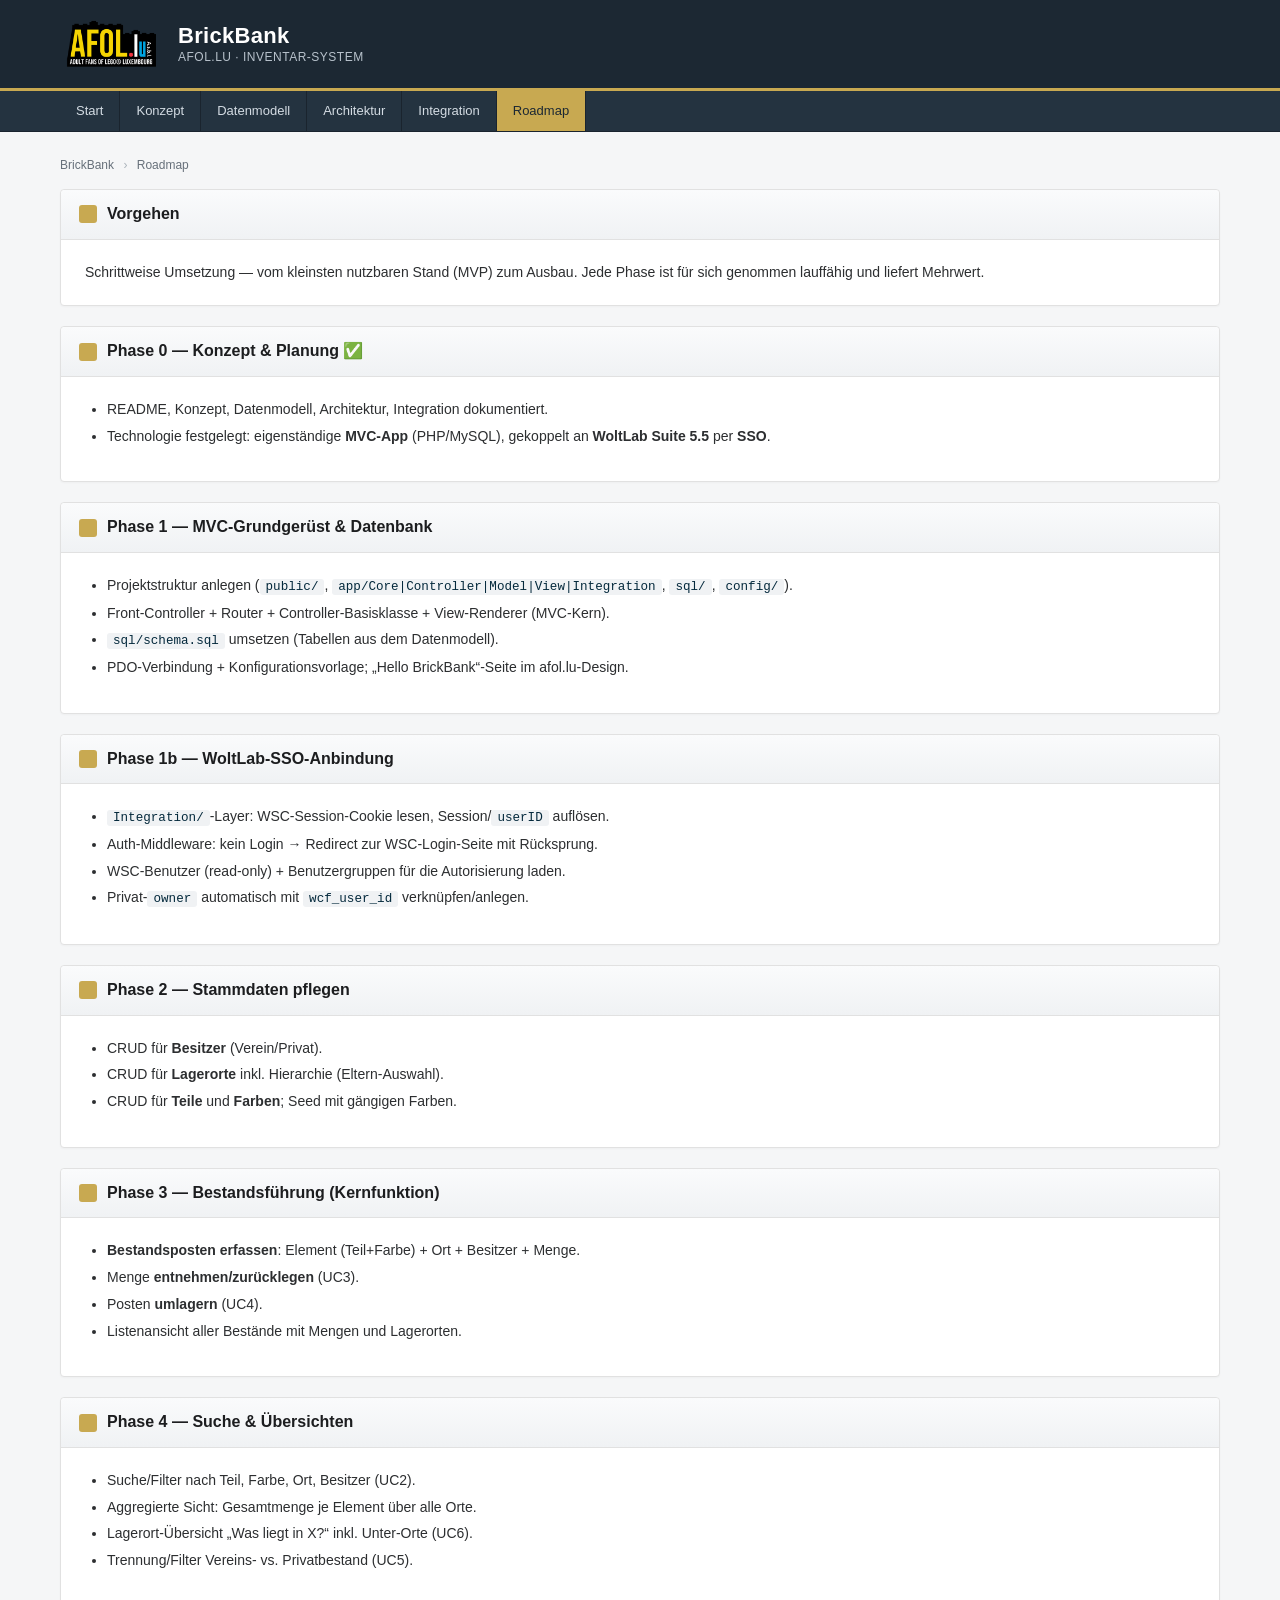
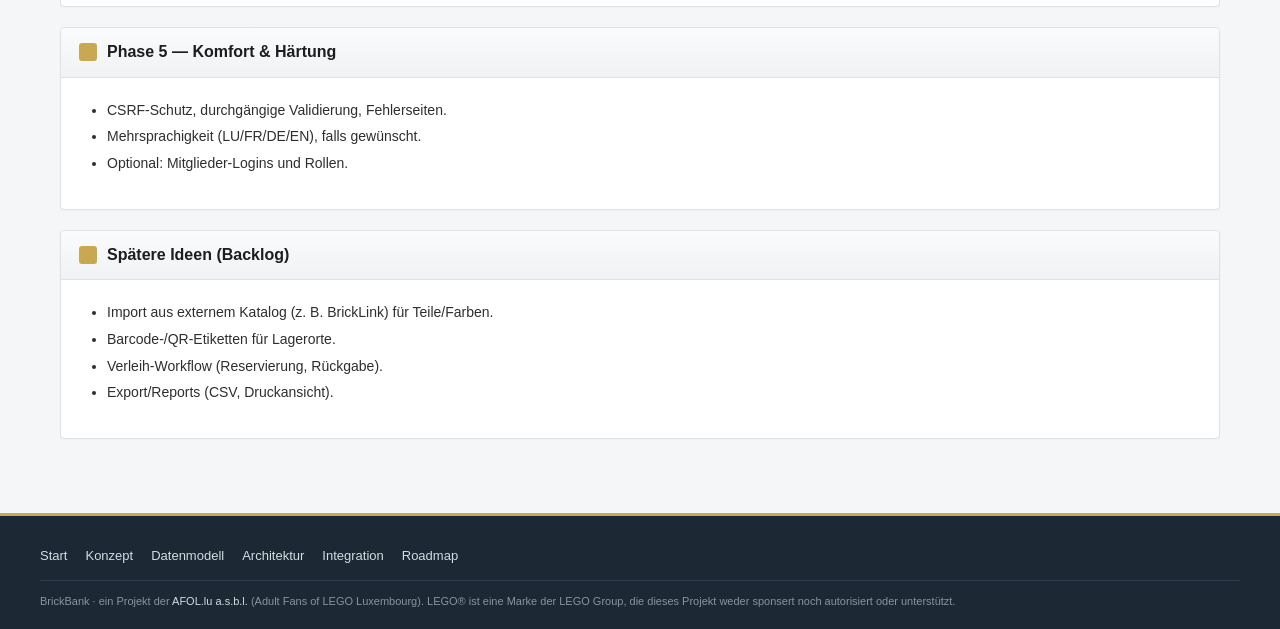
<file: docs/html/roadmap.html>
<!DOCTYPE html>
<html lang="de">
<head>
  <meta charset="utf-8">
  <meta name="viewport" content="width=device-width, initial-scale=1">
  <title>Roadmap — BrickBank | afol.lu</title>
  <link rel="stylesheet" href="assets/style.css">
</head>
<body>

  <header class="pageHeader">
    <div class="pageHeaderInner">
      <a class="pageHeaderLogo" href="index.html">
        <img class="logoImg" src="assets/afol-logo.png" alt="AFOL.lu">
        <span class="pageHeaderTitle">
          <span class="siteTitle">BrickBank</span>
          <span class="siteSubtitle">afol.lu · Inventar-System</span>
        </span>
      </a>
    </div>
  </header>

  <nav class="mainMenu">
    <div class="mainMenuInner">
      <ul class="mainMenuList">
        <li><a href="index.html">Start</a></li>
        <li><a href="konzept.html">Konzept</a></li>
        <li><a href="datenmodell.html">Datenmodell</a></li>
        <li><a href="architektur.html">Architektur</a></li>
        <li><a href="integration.html">Integration</a></li>
        <li class="active"><a href="roadmap.html">Roadmap</a></li>
      </ul>
    </div>
  </nav>

  <div class="pageWrapper">
    <main>
      <div class="breadcrumbs">
        <a href="index.html">BrickBank</a>
        <span class="sep">›</span>
        <span>Roadmap</span>
      </div>

      <article class="contentBox">
        <div class="contentBoxHeader"><span class="icon"></span>Vorgehen</div>
        <div class="contentBoxBody">
          <p>Schrittweise Umsetzung — vom kleinsten nutzbaren Stand (MVP) zum Ausbau.
             Jede Phase ist für sich genommen lauffähig und liefert Mehrwert.</p>
        </div>
      </article>

      <article class="contentBox">
        <div class="contentBoxHeader"><span class="icon"></span>Phase 0 — Konzept &amp; Planung ✅</div>
        <div class="contentBoxBody">
          <ul>
            <li>README, Konzept, Datenmodell, Architektur, Integration dokumentiert.</li>
            <li>Technologie festgelegt: eigenständige <strong>MVC-App</strong> (PHP/MySQL),
                gekoppelt an <strong>WoltLab Suite 5.5</strong> per <strong>SSO</strong>.</li>
          </ul>
        </div>
      </article>

      <article class="contentBox">
        <div class="contentBoxHeader"><span class="icon"></span>Phase 1 — MVC-Grundgerüst &amp; Datenbank</div>
        <div class="contentBoxBody">
          <ul>
            <li>Projektstruktur anlegen (<code>public/</code>, <code>app/Core|Controller|Model|View|Integration</code>, <code>sql/</code>, <code>config/</code>).</li>
            <li>Front-Controller + Router + Controller-Basisklasse + View-Renderer (MVC-Kern).</li>
            <li><code>sql/schema.sql</code> umsetzen (Tabellen aus dem Datenmodell).</li>
            <li>PDO-Verbindung + Konfigurationsvorlage; „Hello BrickBank“-Seite im afol.lu-Design.</li>
          </ul>
        </div>
      </article>

      <article class="contentBox">
        <div class="contentBoxHeader"><span class="icon"></span>Phase 1b — WoltLab-SSO-Anbindung</div>
        <div class="contentBoxBody">
          <ul>
            <li><code>Integration/</code>-Layer: WSC-Session-Cookie lesen, Session/<code>userID</code> auflösen.</li>
            <li>Auth-Middleware: kein Login → Redirect zur WSC-Login-Seite mit Rücksprung.</li>
            <li>WSC-Benutzer (read-only) + Benutzergruppen für die Autorisierung laden.</li>
            <li>Privat-<code>owner</code> automatisch mit <code>wcf_user_id</code> verknüpfen/anlegen.</li>
          </ul>
        </div>
      </article>

      <article class="contentBox">
        <div class="contentBoxHeader"><span class="icon"></span>Phase 2 — Stammdaten pflegen</div>
        <div class="contentBoxBody">
          <ul>
            <li>CRUD für <strong>Besitzer</strong> (Verein/Privat).</li>
            <li>CRUD für <strong>Lagerorte</strong> inkl. Hierarchie (Eltern-Auswahl).</li>
            <li>CRUD für <strong>Teile</strong> und <strong>Farben</strong>; Seed mit gängigen Farben.</li>
          </ul>
        </div>
      </article>

      <article class="contentBox">
        <div class="contentBoxHeader"><span class="icon"></span>Phase 3 — Bestandsführung (Kernfunktion)</div>
        <div class="contentBoxBody">
          <ul>
            <li><strong>Bestandsposten erfassen</strong>: Element (Teil+Farbe) + Ort + Besitzer + Menge.</li>
            <li>Menge <strong>entnehmen/zurücklegen</strong> (UC3).</li>
            <li>Posten <strong>umlagern</strong> (UC4).</li>
            <li>Listenansicht aller Bestände mit Mengen und Lagerorten.</li>
          </ul>
        </div>
      </article>

      <article class="contentBox">
        <div class="contentBoxHeader"><span class="icon"></span>Phase 4 — Suche &amp; Übersichten</div>
        <div class="contentBoxBody">
          <ul>
            <li>Suche/Filter nach Teil, Farbe, Ort, Besitzer (UC2).</li>
            <li>Aggregierte Sicht: Gesamtmenge je Element über alle Orte.</li>
            <li>Lagerort-Übersicht „Was liegt in X?“ inkl. Unter-Orte (UC6).</li>
            <li>Trennung/Filter Vereins- vs. Privatbestand (UC5).</li>
          </ul>
        </div>
      </article>

      <article class="contentBox">
        <div class="contentBoxHeader"><span class="icon"></span>Phase 5 — Komfort &amp; Härtung</div>
        <div class="contentBoxBody">
          <ul>
            <li>CSRF-Schutz, durchgängige Validierung, Fehlerseiten.</li>
            <li>Mehrsprachigkeit (LU/FR/DE/EN), falls gewünscht.</li>
            <li>Optional: Mitglieder-Logins und Rollen.</li>
          </ul>
        </div>
      </article>

      <article class="contentBox">
        <div class="contentBoxHeader"><span class="icon"></span>Spätere Ideen (Backlog)</div>
        <div class="contentBoxBody">
          <ul>
            <li>Import aus externem Katalog (z.&nbsp;B. BrickLink) für Teile/Farben.</li>
            <li>Barcode-/QR-Etiketten für Lagerorte.</li>
            <li>Verleih-Workflow (Reservierung, Rückgabe).</li>
            <li>Export/Reports (CSV, Druckansicht).</li>
          </ul>
        </div>
      </article>
    </main>
  </div>

  <footer class="pageFooter">
    <div class="pageFooterInner">
      <ol>
        <li><a href="index.html">Start</a></li>
        <li><a href="konzept.html">Konzept</a></li>
        <li><a href="datenmodell.html">Datenmodell</a></li>
        <li><a href="architektur.html">Architektur</a></li>
        <li><a href="integration.html">Integration</a></li>
        <li><a href="roadmap.html">Roadmap</a></li>
      </ol>
      <div class="footerNote">
        BrickBank · ein Projekt der <a href="https://afol55.afol.lu/">AFOL.lu a.s.b.l.</a>
        (Adult Fans of LEGO Luxembourg). LEGO® ist eine Marke der LEGO Group, die dieses Projekt
        weder sponsert noch autorisiert oder unterstützt.
      </div>
    </div>
  </footer>

</body>
</html>
</file>
<file: docs/html/assets/style.css>
/* =========================================================================
   BrickBank — Dokumentation
   AFOL.lu / WoltLab Suite 5.5 Design (matcht afol55.afol.lu Look & Feel)
   ========================================================================= */

:root {
    --wcfContentBackground: #ffffff;
    --wcfContentBorder: #e1e1e1;
    --wcfContentBorderInner: #ededed;
    --wcfContentText: #2c2e30;
    --wcfContentLink: #0a4a66;
    --wcfContentLinkActive: #04293c;
    --wcfHeadlineText: #1c1d1f;
    --wcfPageBackground: #f5f6f7;
    --wcfButtonPrimary: #0a4a66;
    --wcfButtonPrimaryHover: #04293c;
    --wcfNavBackground: #1c2833;
    --wcfNavText: #ffffff;
    --wcfBoxAccent: #c8a951;
}

* { box-sizing: border-box; }
html, body { margin: 0; padding: 0; }

body {
    font-family: "Segoe UI", "Liberation Sans", Arial, sans-serif;
    font-size: 14px;
    line-height: 1.55;
    color: var(--wcfContentText);
    background: var(--wcfPageBackground);
}

a { color: var(--wcfContentLink); text-decoration: none; }
a:hover { color: var(--wcfContentLinkActive); text-decoration: underline; }

/* ---------- HEADER ---------- */
.pageHeader {
    background: var(--wcfNavBackground);
    color: var(--wcfNavText);
    border-bottom: 3px solid var(--wcfBoxAccent);
}
.pageHeaderInner {
    max-width: 1200px;
    margin: 0 auto;
    padding: 18px 20px;
    display: flex;
    align-items: center;
    gap: 18px;
}
.pageHeaderLogo {
    display: flex;
    align-items: center;
    gap: 14px;
    text-decoration: none;
    color: var(--wcfNavText);
}
.pageHeaderLogo:hover { text-decoration: none; }
.logoMark {
    width: 56px;
    height: 56px;
    background: var(--wcfBoxAccent);
    border-radius: 8px;
    display: flex;
    align-items: center;
    justify-content: center;
    font-weight: 700;
    font-size: 22px;
    color: #1c2833;
    letter-spacing: -0.5px;
    box-shadow: 0 2px 6px rgba(0,0,0,0.25);
}
/* Echtes afol.lu-Logo (wird vom Browser direkt von afol55.afol.lu geladen) */
.logoImg {
    height: 52px;
    width: auto;
    display: block;
}
.pageHeaderTitle { display: flex; flex-direction: column; line-height: 1.1; }
.pageHeaderTitle .siteTitle { font-size: 22px; font-weight: 600; letter-spacing: 0.3px; }
.pageHeaderTitle .siteSubtitle {
    font-size: 12px;
    color: #b8c2cc;
    margin-top: 3px;
    letter-spacing: 0.5px;
    text-transform: uppercase;
}

/* ---------- MAIN NAVIGATION ---------- */
.mainMenu {
    background: #243340;
    border-bottom: 1px solid #1a242e;
}
.mainMenuInner { max-width: 1200px; margin: 0 auto; padding: 0 20px; }
.mainMenuList {
    list-style: none; margin: 0; padding: 0;
    display: flex; flex-wrap: wrap;
}
.mainMenuList a {
    display: block;
    padding: 10px 16px;
    color: #d4dce3;
    font-size: 13px;
    font-weight: 500;
    text-decoration: none;
    border-right: 1px solid #1a242e;
}
.mainMenuList a:hover { background: #1c2833; color: #fff; text-decoration: none; }
.mainMenuList .active a { background: var(--wcfBoxAccent); color: #1c2833; }

/* ---------- LAYOUT ---------- */
.pageWrapper {
    max-width: 1200px;
    margin: 0 auto;
    padding: 24px 20px;
}

/* ---------- BREADCRUMB ---------- */
.breadcrumbs { font-size: 12px; color: #66707a; margin-bottom: 14px; }
.breadcrumbs a { color: #66707a; }
.breadcrumbs span.sep { margin: 0 6px; color: #aab2ba; }

/* ---------- CONTENT BOX ---------- */
.contentBox {
    background: var(--wcfContentBackground);
    border: 1px solid var(--wcfContentBorder);
    border-radius: 4px;
    margin-bottom: 20px;
    box-shadow: 0 1px 2px rgba(0,0,0,0.03);
}
.contentBoxHeader {
    background: linear-gradient(180deg, #fafbfc 0%, #f0f2f4 100%);
    border-bottom: 1px solid var(--wcfContentBorder);
    padding: 12px 18px;
    font-size: 16px;
    font-weight: 600;
    color: var(--wcfHeadlineText);
    border-radius: 4px 4px 0 0;
    display: flex;
    align-items: center;
    gap: 10px;
}
.contentBoxHeader .icon {
    width: 18px; height: 18px;
    background: var(--wcfBoxAccent);
    border-radius: 3px;
    flex-shrink: 0;
}
.contentBoxBody { padding: 22px 24px; }
.contentBoxBody p { margin: 0 0 12px; }
.contentBoxBody p:last-child { margin-bottom: 0; }
.contentBoxBody h3 {
    font-size: 15px;
    color: var(--wcfHeadlineText);
    margin: 20px 0 8px;
}
.contentBoxBody ul, .contentBoxBody ol { margin: 0 0 12px; padding-left: 22px; }
.contentBoxBody li { margin-bottom: 5px; }

/* ---------- HERO ---------- */
.hero {
    background: linear-gradient(135deg, #1c2833 0%, #2c3e50 60%, #34495e 100%);
    color: #fff;
    border-radius: 4px;
    padding: 32px 28px;
    margin-bottom: 22px;
    position: relative;
    overflow: hidden;
    border: 1px solid #1a242e;
}
.hero::before {
    content: "";
    position: absolute;
    top: -40px; right: -40px;
    width: 200px; height: 200px;
    background: var(--wcfBoxAccent);
    opacity: 0.08;
    border-radius: 50%;
}
.hero::after {
    content: "";
    position: absolute;
    bottom: -60px; left: -60px;
    width: 220px; height: 220px;
    background: var(--wcfBoxAccent);
    opacity: 0.05;
    border-radius: 50%;
}
.hero .heroBadge {
    display: inline-block;
    background: var(--wcfBoxAccent);
    color: #1c2833;
    font-size: 11px;
    font-weight: 700;
    letter-spacing: 1px;
    padding: 4px 10px;
    border-radius: 3px;
    text-transform: uppercase;
    margin-bottom: 14px;
    position: relative;
    z-index: 1;
}
.hero h1 {
    font-size: 28px;
    margin: 0 0 8px;
    font-weight: 700;
    letter-spacing: -0.3px;
    position: relative;
    z-index: 1;
}
.hero .heroSubtitle {
    font-size: 15px;
    color: #c8d1da;
    margin: 0;
    position: relative;
    z-index: 1;
    max-width: 680px;
}

/* ---------- STEP / DOC CARDS ---------- */
.steps {
    display: grid;
    grid-template-columns: repeat(auto-fit, minmax(220px, 1fr));
    gap: 12px;
    margin-top: 8px;
}
.stepCard {
    background: #fafbfc;
    border: 1px solid var(--wcfContentBorderInner);
    border-radius: 4px;
    padding: 16px;
    position: relative;
    padding-left: 56px;
    text-decoration: none;
    color: var(--wcfContentText);
    display: block;
}
a.stepCard:hover { background: #f0f2f4; text-decoration: none; }
.stepCard .stepNum {
    position: absolute;
    left: 14px;
    top: 14px;
    width: 32px;
    height: 32px;
    background: var(--wcfBoxAccent);
    color: #1c2833;
    border-radius: 50%;
    display: flex;
    align-items: center;
    justify-content: center;
    font-weight: 700;
    font-size: 15px;
}
.stepCard .stepTitle {
    font-weight: 600;
    font-size: 14px;
    color: var(--wcfHeadlineText);
    margin: 0 0 4px;
}
.stepCard .stepText {
    font-size: 12.5px;
    color: var(--wcfContentText);
    line-height: 1.5;
}

/* ---------- TABLES ---------- */
table {
    width: 100%;
    border-collapse: collapse;
    margin: 12px 0;
    font-size: 13px;
}
th, td {
    text-align: left;
    padding: 9px 12px;
    border-bottom: 1px solid var(--wcfContentBorderInner);
    vertical-align: top;
}
thead th {
    background: var(--wcfNavBackground);
    color: #fff;
    border-bottom: none;
    font-weight: 600;
}
tbody tr:nth-child(even) { background: #fafbfc; }

/* ---------- CODE ---------- */
code {
    font-family: "SFMono-Regular", Consolas, "Liberation Mono", Menlo, monospace;
    background: #f0f2f4;
    padding: 1px 6px;
    border-radius: 3px;
    font-size: 0.9em;
    color: #04293c;
}
pre {
    background: var(--wcfNavBackground);
    color: #e9eef3;
    padding: 16px 18px;
    border-radius: 4px;
    overflow: auto;
    font-family: "SFMono-Regular", Consolas, "Liberation Mono", Menlo, monospace;
    font-size: 12.5px;
    line-height: 1.55;
    border: 1px solid #1a242e;
}
pre code { background: none; color: inherit; padding: 0; }

/* ---------- NOTE BOX ---------- */
.eligibilityNote {
    background: #fff8e1;
    border-left: 4px solid var(--wcfBoxAccent);
    padding: 14px 18px;
    font-size: 13px;
    color: #5e4a17;
    border-radius: 3px;
    margin-top: 16px;
}
.eligibilityNote strong { color: #3e3010; }

/* ---------- FOOTER ---------- */
.pageFooter {
    background: #1c2833;
    color: #b8c2cc;
    padding: 30px 20px 18px;
    margin-top: 30px;
    border-top: 3px solid var(--wcfBoxAccent);
}
.pageFooterInner { max-width: 1200px; margin: 0 auto; }
.pageFooter ol {
    list-style: none;
    padding: 0;
    margin: 0 0 14px;
    display: flex;
    flex-wrap: wrap;
    gap: 18px;
    font-size: 13px;
}
.pageFooter a { color: #d4dce3; }
.pageFooter a:hover { color: #fff; }
.footerNote {
    font-size: 11px;
    color: #8a949e;
    line-height: 1.6;
    border-top: 1px solid #2c3e50;
    padding-top: 12px;
    margin-top: 12px;
}
</file>
